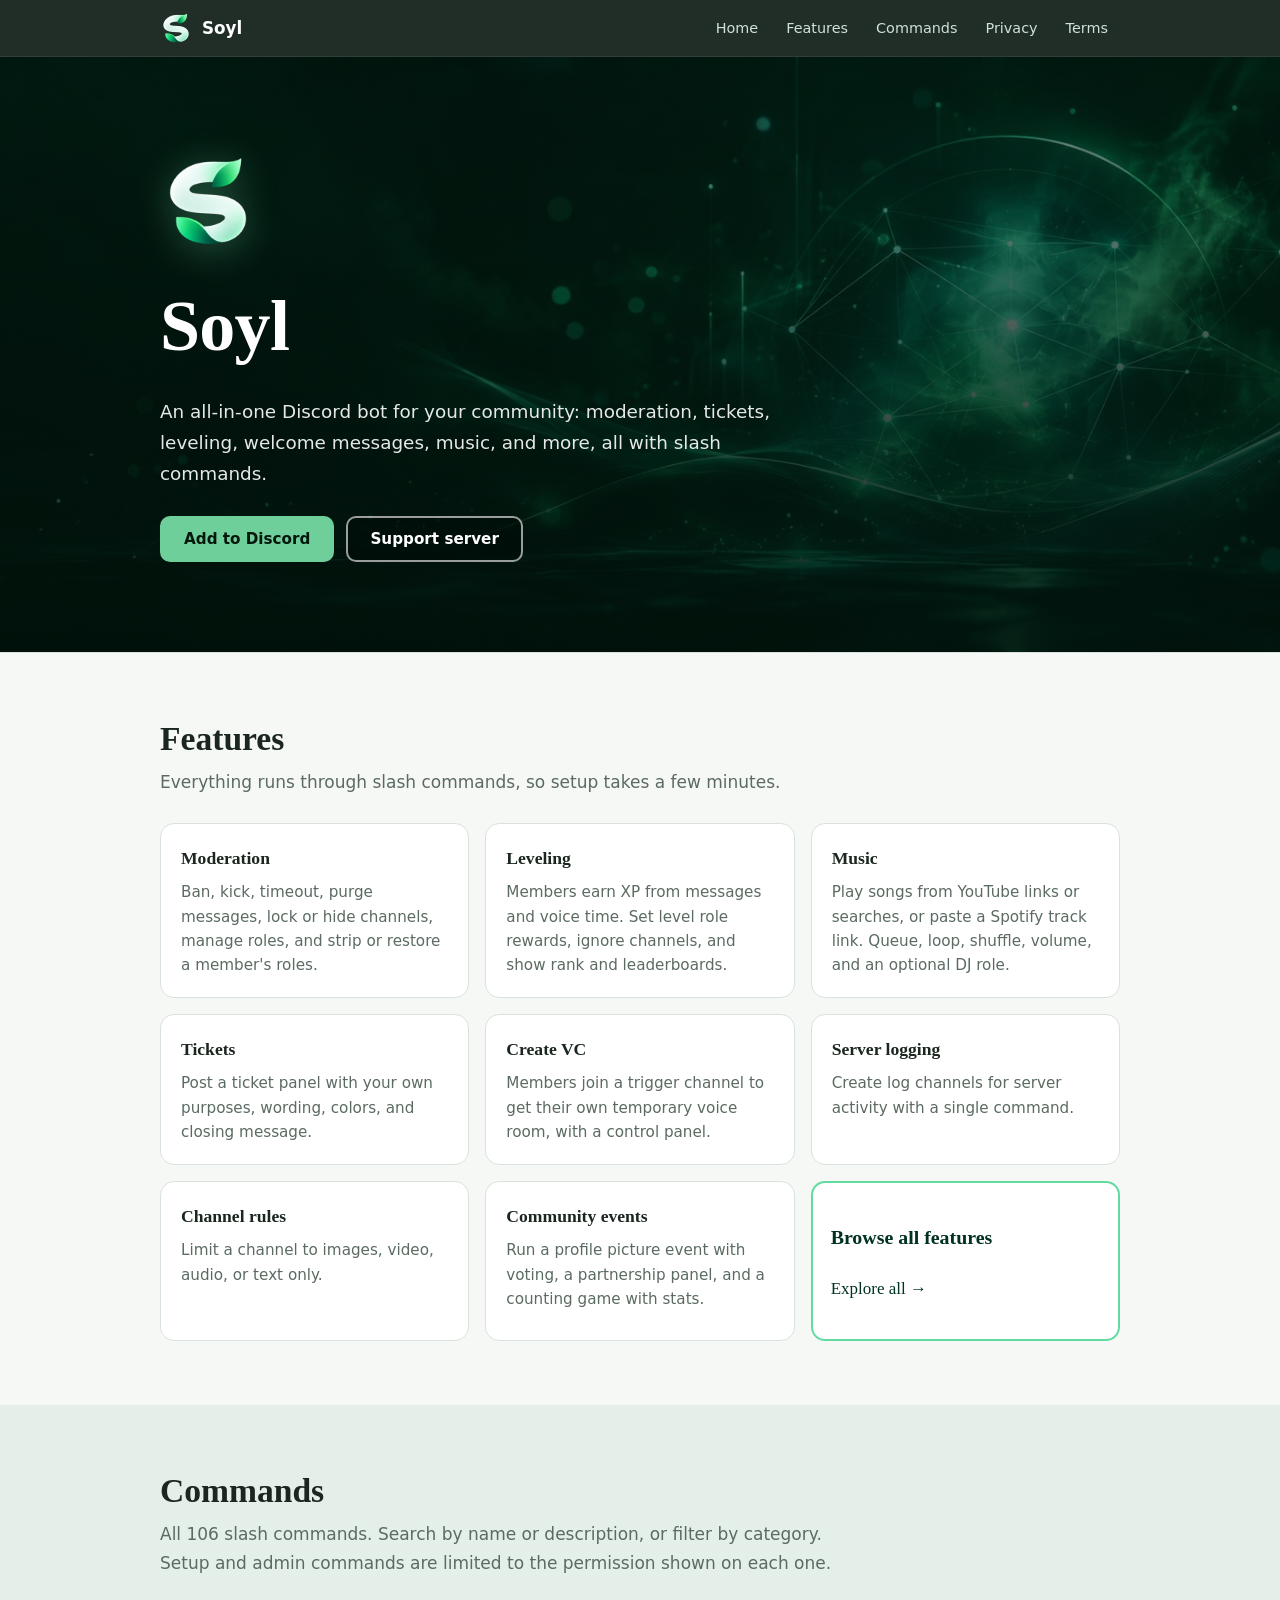
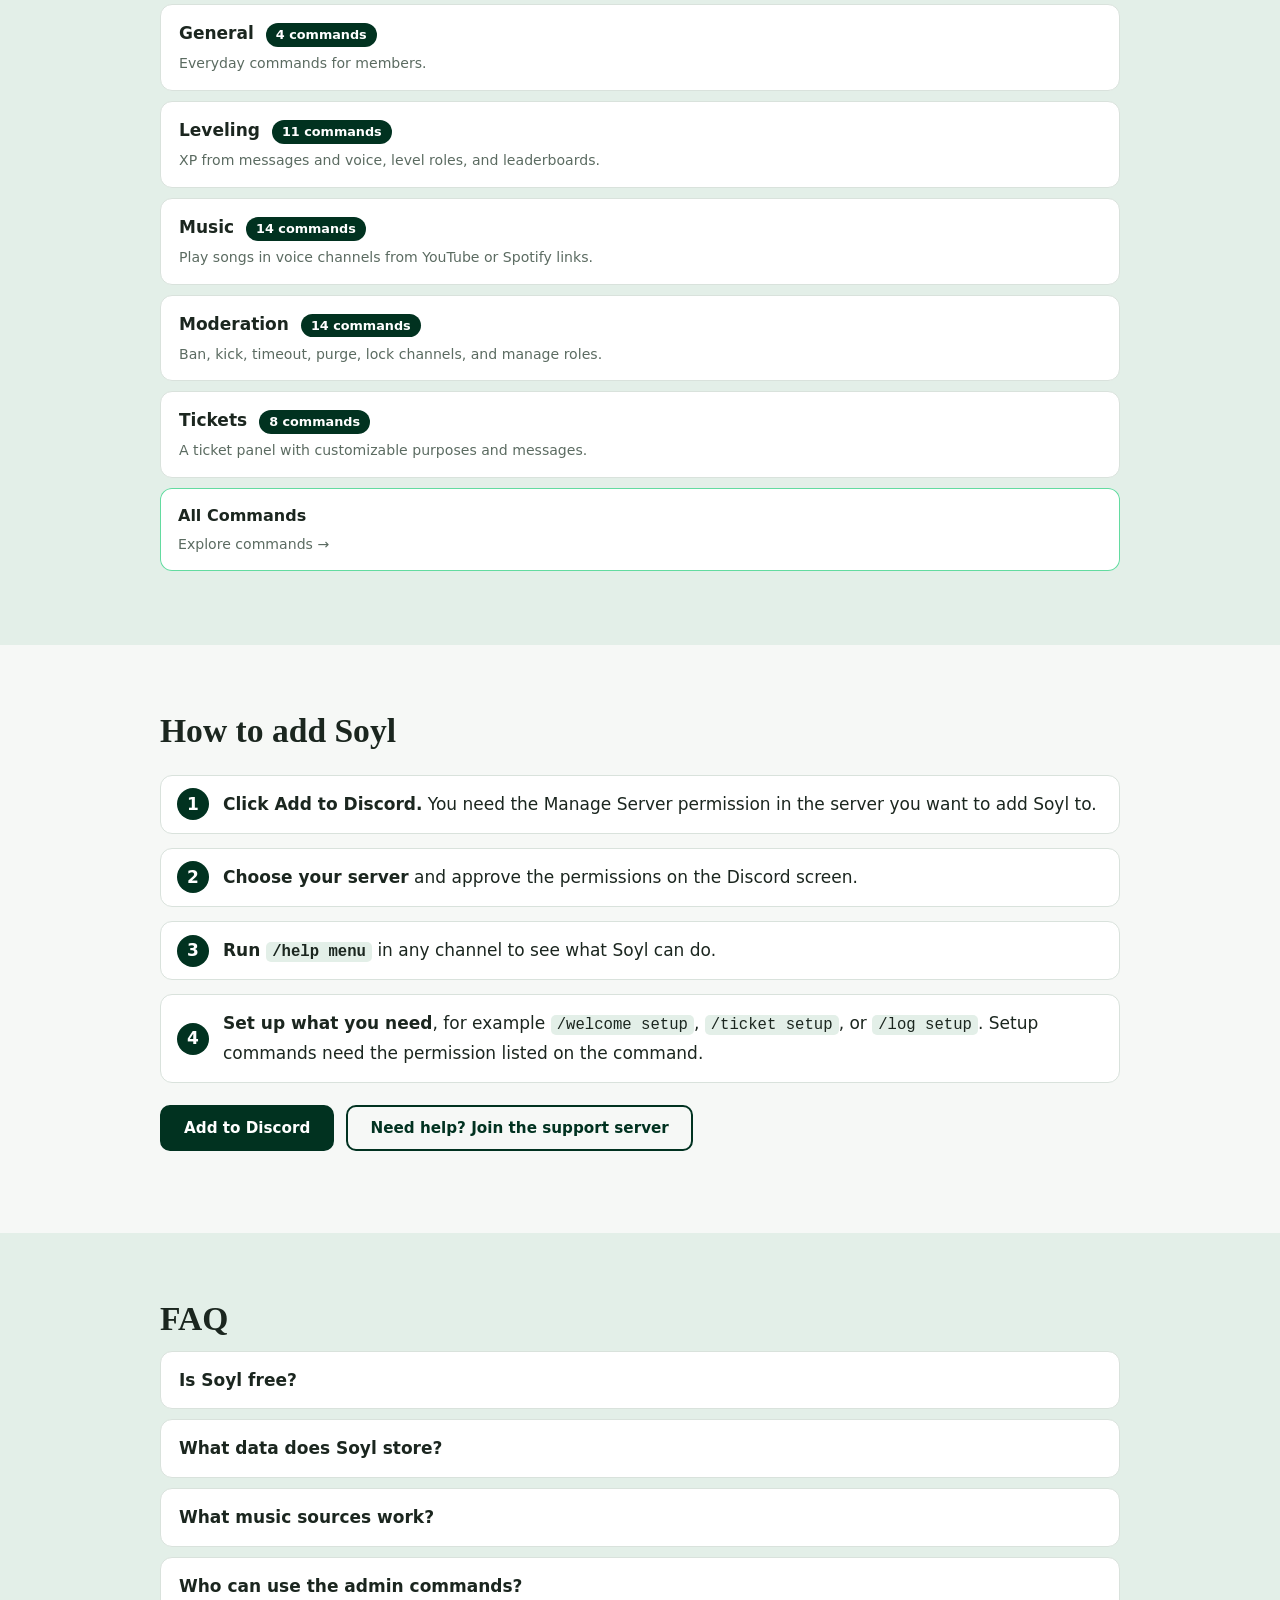
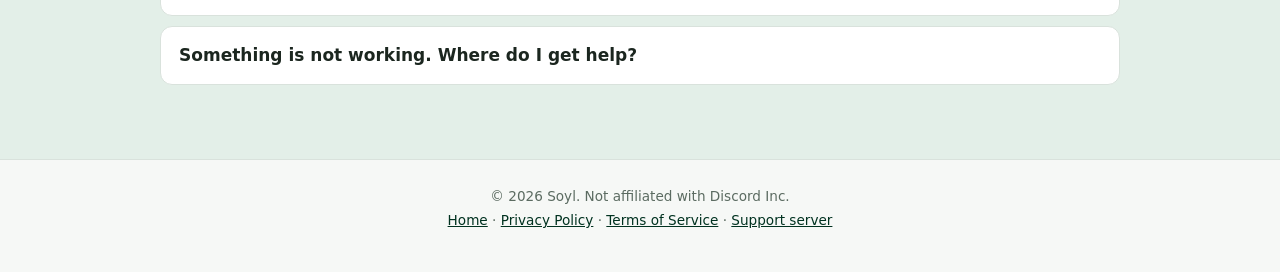
<file: index.html>
<!DOCTYPE html>
<html lang="en">
<head>
<meta charset="UTF-8">
<meta name="viewport" content="width=device-width, initial-scale=1">
<title>Soyl - All-in-one Discord bot</title>
<meta name="description" content="Soyl is an all-in-one Discord bot with moderation, tickets, leveling, welcome messages, music, and more.">
<link rel="icon" type="image/png" href="soyl_icon.png">
<link rel="apple-touch-icon" href="soyl_icon.png">
<link rel="stylesheet" href="style.css">
</head>
<body>
<nav class="site-nav" aria-label="Main">
  <div class="site-nav-in">
    <a class="brand" href="index.html"><img src="soyl_icon.png" alt="" width="32" height="32" onerror="this.style.display='none'"><span>Soyl</span></a>
    <div class="links">
      <a href="index.html">Home</a>
      <a href="features.html">Features</a>
      <a href="commands.html">Commands</a>
      <a href="privacy.html">Privacy</a>
      <a href="Soyl_ToS.html">Terms</a>
    </div>
  </div>
</nav>
<header class="top home">
  <div class="inner">
    <img class="logo" src="soyl_icon.png" alt="Soyl logo" width="96" height="96" onerror="this.style.display='none'">
    <h1>Soyl</h1>
    <p>An all-in-one Discord bot for your community: moderation, tickets, leveling, welcome messages, music, and more, all with slash commands.</p>
    <div class="actions">
      <a class="btn" href="https://discord.com/oauth2/authorize?client_id=1551622113327059024&amp;permissions=8&amp;integration_type=0&amp;scope=bot+applications.commands" target="_blank" rel="noopener">Add to Discord</a>
      <a class="btn alt" href="https://discord.gg/mGrPCFavxX" target="_blank" rel="noopener">Support server</a>
    </div>
  </div>
</header>
<main class="home">
  <section class="block" id="features"><div class="container">
    <h2>Features</h2>
    <p class="lead">Everything runs through slash commands, so setup takes a few minutes.</p>
    <div class="grid"><div class="card"><h3>Moderation</h3><p>Ban, kick, timeout, purge messages, lock or hide channels, manage roles, and strip or restore a member&#x27;s roles.</p></div><div class="card"><h3>Leveling</h3><p>Members earn XP from messages and voice time. Set level role rewards, ignore channels, and show rank and leaderboards.</p></div><div class="card"><h3>Music</h3><p>Play songs from YouTube links or searches, or paste a Spotify track link. Queue, loop, shuffle, volume, and an optional DJ role.</p></div><div class="card"><h3>Tickets</h3><p>Post a ticket panel with your own purposes, wording, colors, and closing message.</p></div><div class="card"><h3>Create VC</h3><p>Members join a trigger channel to get their own temporary voice room, with a control panel.</p></div><div class="card"><h3>Server logging</h3><p>Create log channels for server activity with a single command.</p></div><div class="card"><h3>Channel rules</h3><p>Limit a channel to images, video, audio, or text only.</p></div><div class="card"><h3>Community events</h3><p>Run a profile picture event with voting, a partnership panel, and a counting game with stats.</p></div>
    <a class="features-card" href="features.html"><h3>Browse all features</h3><p>Explore all →</p></a>
  </div>
  </div></section>

  <section class="block alt" id="commands"><div class="container">
    <h2>Commands</h2>
    <p class="lead">All 106 slash commands. Search by name or description, or filter by category. Setup and admin commands are limited to the permission shown on each one.</p>
    <details class="cat" data-cat="general"><summary><span class="ct">General</span><span class="cn">4 commands</span><span class="cb">Everyday commands for members.</span></summary><div class="cmd" data-s="/afk set yourself as afk. reason"><div class="cmd-head"><code class="name">/afk</code><span class="badge open">Everyone</span></div><p>Set yourself as AFK.</p><ul class="opts"><li><code>reason</code> <em>(optional)</em> &ndash; Why are you AFK?</li></ul></div><div class="cmd" data-s="/help menu show the help menu "><div class="cmd-head"><code class="name">/help menu</code><span class="badge open">Everyone</span></div><p>Show the help menu</p></div><div class="cmd" data-s="/leaderboard show the server&#x27;s xp leaderboard. page"><div class="cmd-head"><code class="name">/leaderboard</code><span class="badge open">Everyone</span></div><p>Show the server&#x27;s XP leaderboard.</p><ul class="opts"><li><code>page</code> <em>(optional)</em> &ndash; Page number (10 members per page).</li></ul></div><div class="cmd" data-s="/rank show a member&#x27;s level, xp, and rank. user"><div class="cmd-head"><code class="name">/rank</code><span class="badge open">Everyone</span></div><p>Show a member&#x27;s level, XP, and rank.</p><ul class="opts"><li><code>user</code> <em>(optional)</em> &ndash; The member to look up (defaults to you).</li></ul></div></details>
<details class="cat" data-cat="level"><summary><span class="ct">Leveling</span><span class="cn">11 commands</span><span class="cb">XP from messages and voice, level roles, and leaderboards.</span></summary><div class="cmd" data-s="/level addxp add (or remove, with a negative number) xp from a member. user amount"><div class="cmd-head"><code class="name">/level addxp</code><span class="badge">Manage Server</span></div><p>Add (or remove, with a negative number) XP from a member.</p><ul class="opts"><li><code>user</code></li><li><code>amount</code></li></ul></div><div class="cmd" data-s="/level config configure the leveling system. xp_min xp_max cooldown voice_xp channel message"><div class="cmd-head"><code class="name">/level config</code><span class="badge">Manage Server</span></div><p>Configure the leveling system.</p><ul class="opts"><li><code>xp_min</code> <em>(optional)</em> &ndash; Minimum XP per eligible message.</li><li><code>xp_max</code> <em>(optional)</em> &ndash; Maximum XP per eligible message.</li><li><code>cooldown</code> <em>(optional)</em> &ndash; Seconds between XP-eligible messages per member.</li><li><code>voice_xp</code> <em>(optional)</em> &ndash; XP granted per minute spent actively in a voice channel.</li><li><code>channel</code> <em>(optional)</em> &ndash; Channel where level-up announcements are sent.</li><li><code>message</code> <em>(optional)</em> &ndash; Level-up announcement text. Supports {usermention}, {username}, {level}, {guildname}.</li></ul></div><div class="cmd" data-s="/level ignore_channel stop a channel&#x27;s messages from granting xp. channel"><div class="cmd-head"><code class="name">/level ignore_channel</code><span class="badge">Manage Server</span></div><p>Stop a channel&#x27;s messages from granting XP.</p><ul class="opts"><li><code>channel</code></li></ul></div><div class="cmd" data-s="/level reset reset a member&#x27;s xp and level. user"><div class="cmd-head"><code class="name">/level reset</code><span class="badge">Manage Server</span></div><p>Reset a member&#x27;s XP and level.</p><ul class="opts"><li><code>user</code></li></ul></div><div class="cmd" data-s="/level resetall reset the entire leveling leaderboard for this server. confirm"><div class="cmd-head"><code class="name">/level resetall</code><span class="badge">Manage Server</span></div><p>Reset the ENTIRE leveling leaderboard for this server.</p><ul class="opts"><li><code>confirm</code> <em>(optional)</em> &ndash; Set to true to confirm this irreversible action.</li></ul></div><div class="cmd" data-s="/level role_add grant a role automatically when a member reaches a level. level role"><div class="cmd-head"><code class="name">/level role_add</code><span class="badge">Manage Server</span></div><p>Grant a role automatically when a member reaches a level.</p><ul class="opts"><li><code>level</code> &ndash; The level required.</li><li><code>role</code> &ndash; The role to grant.</li></ul></div><div class="cmd" data-s="/level role_list list all level role rewards. "><div class="cmd-head"><code class="name">/level role_list</code><span class="badge open">Everyone</span></div><p>List all level role rewards.</p></div><div class="cmd" data-s="/level role_remove remove a level role reward. level"><div class="cmd-head"><code class="name">/level role_remove</code><span class="badge">Manage Server</span></div><p>Remove a level role reward.</p><ul class="opts"><li><code>level</code> &ndash; The level to remove the reward from.</li></ul></div><div class="cmd" data-s="/level set manually set a member&#x27;s level. user level"><div class="cmd-head"><code class="name">/level set</code><span class="badge">Manage Server</span></div><p>Manually set a member&#x27;s level.</p><ul class="opts"><li><code>user</code></li><li><code>level</code></li></ul></div><div class="cmd" data-s="/level toggle enable or disable the leveling system. "><div class="cmd-head"><code class="name">/level toggle</code><span class="badge">Manage Server</span></div><p>Enable or disable the leveling system.</p></div><div class="cmd" data-s="/level unignore_channel allow a channel&#x27;s messages to grant xp again. channel"><div class="cmd-head"><code class="name">/level unignore_channel</code><span class="badge">Manage Server</span></div><p>Allow a channel&#x27;s messages to grant XP again.</p><ul class="opts"><li><code>channel</code></li></ul></div></details>
<details class="cat" data-cat="music"><summary><span class="ct">Music</span><span class="cn">14 commands</span><span class="cb">Play songs in voice channels from YouTube or Spotify links.</span></summary><div class="cmd" data-s="/music dj_role require a specific role to control the music player. role"><div class="cmd-head"><code class="name">/music dj_role</code><span class="badge">Manage Server</span></div><p>Require a specific role to control the music player.</p><ul class="opts"><li><code>role</code> <em>(optional)</em> &ndash; The DJ role. Omit to remove the requirement.</li></ul></div><div class="cmd" data-s="/music join join your voice channel. "><div class="cmd-head"><code class="name">/music join</code><span class="badge open">Everyone</span></div><p>Join your voice channel.</p></div><div class="cmd" data-s="/music leave leave the voice channel and clear the queue. "><div class="cmd-head"><code class="name">/music leave</code><span class="badge open">Everyone</span></div><p>Leave the voice channel and clear the queue.</p></div><div class="cmd" data-s="/music loop set the loop mode. mode"><div class="cmd-head"><code class="name">/music loop</code><span class="badge open">Everyone</span></div><p>Set the loop mode.</p><ul class="opts"><li><code>mode</code> &ndash; Loop mode.</li></ul></div><div class="cmd" data-s="/music nowplaying show the currently playing song. "><div class="cmd-head"><code class="name">/music nowplaying</code><span class="badge open">Everyone</span></div><p>Show the currently playing song.</p></div><div class="cmd" data-s="/music pause pause playback. "><div class="cmd-head"><code class="name">/music pause</code><span class="badge open">Everyone</span></div><p>Pause playback.</p></div><div class="cmd" data-s="/music play play a song from youtube or spotify. query"><div class="cmd-head"><code class="name">/music play</code><span class="badge open">Everyone</span></div><p>Play a song from YouTube or Spotify.</p><ul class="opts"><li><code>query</code> &ndash; A YouTube link/search, or a Spotify track link.</li></ul></div><div class="cmd" data-s="/music queue show the current song queue. page"><div class="cmd-head"><code class="name">/music queue</code><span class="badge open">Everyone</span></div><p>Show the current song queue.</p><ul class="opts"><li><code>page</code> <em>(optional)</em> &ndash; Page number.</li></ul></div><div class="cmd" data-s="/music remove remove a song from the queue by its position. position"><div class="cmd-head"><code class="name">/music remove</code><span class="badge open">Everyone</span></div><p>Remove a song from the queue by its position.</p><ul class="opts"><li><code>position</code> &ndash; Position shown in /music queue.</li></ul></div><div class="cmd" data-s="/music resume resume playback. "><div class="cmd-head"><code class="name">/music resume</code><span class="badge open">Everyone</span></div><p>Resume playback.</p></div><div class="cmd" data-s="/music shuffle shuffle the queue. "><div class="cmd-head"><code class="name">/music shuffle</code><span class="badge open">Everyone</span></div><p>Shuffle the queue.</p></div><div class="cmd" data-s="/music skip skip the current song. "><div class="cmd-head"><code class="name">/music skip</code><span class="badge open">Everyone</span></div><p>Skip the current song.</p></div><div class="cmd" data-s="/music stop stop playback, clear the queue, and disconnect. "><div class="cmd-head"><code class="name">/music stop</code><span class="badge open">Everyone</span></div><p>Stop playback, clear the queue, and disconnect.</p></div><div class="cmd" data-s="/music volume set playback volume (0-150). level"><div class="cmd-head"><code class="name">/music volume</code><span class="badge open">Everyone</span></div><p>Set playback volume (0-150).</p><ul class="opts"><li><code>level</code> &ndash; Volume percentage, 0-150.</li></ul></div></details>
<details class="cat" data-cat="moderation"><summary><span class="ct">Moderation</span><span class="cn">14 commands</span><span class="cb">Ban, kick, timeout, purge, lock channels, and manage roles.</span></summary><div class="cmd" data-s="/moderation ban ban a member from the server. member reason delete_days"><div class="cmd-head"><code class="name">/moderation ban</code><span class="badge">Ban Members</span></div><p>Ban a member from the server.</p><ul class="opts"><li><code>member</code> &ndash; The member to ban.</li><li><code>reason</code> <em>(optional)</em> &ndash; Reason for the ban.</li><li><code>delete_days</code> <em>(optional)</em> &ndash; Days of the member&#x27;s messages to delete (0-7).</li></ul></div><div class="cmd" data-s="/moderation hide hide a channel from regular members. channel"><div class="cmd-head"><code class="name">/moderation hide</code><span class="badge">Manage Channels</span></div><p>Hide a channel from regular members.</p><ul class="opts"><li><code>channel</code> <em>(optional)</em> &ndash; The channel to hide. Leave empty to hide this channel.</li></ul></div><div class="cmd" data-s="/moderation kick kick a member from the server. member reason"><div class="cmd-head"><code class="name">/moderation kick</code><span class="badge">Kick Members</span></div><p>Kick a member from the server.</p><ul class="opts"><li><code>member</code> &ndash; The member to kick.</li><li><code>reason</code> <em>(optional)</em> &ndash; Reason for the kick.</li></ul></div><div class="cmd" data-s="/moderation lock lock a channel so regular members cannot send messages. channel"><div class="cmd-head"><code class="name">/moderation lock</code><span class="badge">Manage Channels</span></div><p>Lock a channel so regular members cannot send messages.</p><ul class="opts"><li><code>channel</code> <em>(optional)</em> &ndash; The channel to lock. Leave empty to lock this channel.</li></ul></div><div class="cmd" data-s="/moderation mute timeout a member. member duration reason"><div class="cmd-head"><code class="name">/moderation mute</code><span class="badge">Timeout Members</span></div><p>Timeout a member.</p><ul class="opts"><li><code>member</code> &ndash; The member to timeout.</li><li><code>duration</code> &ndash; Duration such as 10m, 2h, or 1d.</li><li><code>reason</code> <em>(optional)</em> &ndash; Reason for the timeout.</li></ul></div><div class="cmd" data-s="/moderation purge delete a number of recent messages. amount"><div class="cmd-head"><code class="name">/moderation purge</code><span class="badge">Manage Messages</span></div><p>Delete a number of recent messages.</p><ul class="opts"><li><code>amount</code> &ndash; Number of messages to delete (1-100).</li></ul></div><div class="cmd" data-s="/moderation role add give a role to a member. member role"><div class="cmd-head"><code class="name">/moderation role add</code><span class="badge">Manage Roles</span></div><p>Give a role to a member.</p><ul class="opts"><li><code>member</code> &ndash; The member who will receive the role.</li><li><code>role</code> &ndash; The role to give.</li></ul></div><div class="cmd" data-s="/moderation role remove remove a role from a member. member role"><div class="cmd-head"><code class="name">/moderation role remove</code><span class="badge">Manage Roles</span></div><p>Remove a role from a member.</p><ul class="opts"><li><code>member</code> &ndash; The member who will lose the role.</li><li><code>role</code> &ndash; The role to remove.</li></ul></div><div class="cmd" data-s="/moderation strip remove all manageable roles from a member. member"><div class="cmd-head"><code class="name">/moderation strip</code><span class="badge">Manage Roles</span></div><p>Remove all manageable roles from a member.</p><ul class="opts"><li><code>member</code> &ndash; The member whose roles will be removed.</li></ul></div><div class="cmd" data-s="/moderation unban unban a user. user_id reason"><div class="cmd-head"><code class="name">/moderation unban</code><span class="badge">Ban Members</span></div><p>Unban a user.</p><ul class="opts"><li><code>user_id</code> &ndash; The ID of the banned user.</li><li><code>reason</code> <em>(optional)</em> &ndash; Reason for the unban.</li></ul></div><div class="cmd" data-s="/moderation unhide unhide a channel from regular members. channel"><div class="cmd-head"><code class="name">/moderation unhide</code><span class="badge">Manage Channels</span></div><p>Unhide a channel from regular members.</p><ul class="opts"><li><code>channel</code> <em>(optional)</em> &ndash; The channel to unhide. Leave empty to unhide this channel.</li></ul></div><div class="cmd" data-s="/moderation unlock unlock a channel so regular members can send messages. channel"><div class="cmd-head"><code class="name">/moderation unlock</code><span class="badge">Manage Channels</span></div><p>Unlock a channel so regular members can send messages.</p><ul class="opts"><li><code>channel</code> <em>(optional)</em> &ndash; The channel to unlock. Leave empty to unlock this channel.</li></ul></div><div class="cmd" data-s="/moderation unmute remove a member&#x27;s timeout. member reason"><div class="cmd-head"><code class="name">/moderation unmute</code><span class="badge">Timeout Members</span></div><p>Remove a member&#x27;s timeout.</p><ul class="opts"><li><code>member</code> &ndash; The member to unmute.</li><li><code>reason</code> <em>(optional)</em> &ndash; Reason for removing the timeout.</li></ul></div><div class="cmd" data-s="/moderation unstrip restore roles previously removed with /moderation strip. member"><div class="cmd-head"><code class="name">/moderation unstrip</code><span class="badge">Manage Roles</span></div><p>Restore roles previously removed with /moderation strip.</p><ul class="opts"><li><code>member</code> &ndash; The member whose saved roles should be restored.</li></ul></div></details>
<details class="cat" data-cat="ticket"><summary><span class="ct">Tickets</span><span class="cn">8 commands</span><span class="cb">A ticket panel with customizable purposes and messages.</span></summary><div class="cmd" data-s="/ticket close_config customize the ticket closing message. title description color footer"><div class="cmd-head"><code class="name">/ticket close_config</code><span class="badge">Administrator</span></div><p>Customize the ticket closing message.</p><ul class="opts"><li><code>title</code> <em>(optional)</em> &ndash; Closing embed title.</li><li><code>description</code> <em>(optional)</em> &ndash; Closing embed description.</li><li><code>color</code> <em>(optional)</em> &ndash; Hex color such as #ED4245.</li><li><code>footer</code> <em>(optional)</em> &ndash; Closing embed footer.</li></ul></div><div class="cmd" data-s="/ticket panel post or repost the ticket panel. "><div class="cmd-head"><code class="name">/ticket panel</code><span class="badge">Administrator</span></div><p>Post or repost the ticket panel.</p></div><div class="cmd" data-s="/ticket panel_edit customize the ticket panel. title description color footer image thumbnail button_text button_emoji button_style"><div class="cmd-head"><code class="name">/ticket panel_edit</code><span class="badge">Administrator</span></div><p>Customize the ticket panel.</p><ul class="opts"><li><code>title</code> <em>(optional)</em> &ndash; Panel title.</li><li><code>description</code> <em>(optional)</em> &ndash; Panel description.</li><li><code>color</code> <em>(optional)</em> &ndash; Hex color such as #5865F2.</li><li><code>footer</code> <em>(optional)</em> &ndash; Panel footer.</li><li><code>image</code> <em>(optional)</em> &ndash; Panel image URL.</li><li><code>thumbnail</code> <em>(optional)</em> &ndash; Panel thumbnail URL.</li><li><code>button_text</code> <em>(optional)</em> &ndash; Create-ticket button text.</li><li><code>button_emoji</code> <em>(optional)</em> &ndash; Create-ticket button emoji.</li><li><code>button_style</code> <em>(optional)</em> &ndash; primary, secondary, success, or danger.</li></ul></div><div class="cmd" data-s="/ticket purpose_add add a ticket purpose. name purpose_id description emoji"><div class="cmd-head"><code class="name">/ticket purpose_add</code><span class="badge">Administrator</span></div><p>Add a ticket purpose.</p><ul class="opts"><li><code>name</code> &ndash; Purpose name.</li><li><code>purpose_id</code> &ndash; Unique ID using letters, numbers, _ or -.</li><li><code>description</code> &ndash; Short description shown in the dropdown.</li><li><code>emoji</code> <em>(optional)</em> &ndash; Emoji shown beside the purpose.</li></ul></div><div class="cmd" data-s="/ticket purpose_list list all ticket purposes. "><div class="cmd-head"><code class="name">/ticket purpose_list</code><span class="badge">Administrator</span></div><p>List all ticket purposes.</p></div><div class="cmd" data-s="/ticket purpose_remove remove a ticket purpose. purpose_id"><div class="cmd-head"><code class="name">/ticket purpose_remove</code><span class="badge">Administrator</span></div><p>Remove a ticket purpose.</p><ul class="opts"><li><code>purpose_id</code> &ndash; The purpose ID to remove.</li></ul></div><div class="cmd" data-s="/ticket setup configure the ticket category and panel channel. category panel_channel"><div class="cmd-head"><code class="name">/ticket setup</code><span class="badge">Administrator</span></div><p>Configure the ticket category and panel channel.</p><ul class="opts"><li><code>category</code> &ndash; Category where ticket channels will be created.</li><li><code>panel_channel</code> &ndash; Channel where the ticket panel will be posted.</li></ul></div><div class="cmd" data-s="/ticket status show ticket system configuration. "><div class="cmd-head"><code class="name">/ticket status</code><span class="badge">Administrator</span></div><p>Show ticket system configuration.</p></div></details>
<a href="commands.html" class="cat-link">
    
    <span class="cat-link-title">All Commands</span>
     <span class="cat-link-desc">
    <span class="old-text">Explore commands →</span>
    <span class="new-text">→</span>
  </span>
    
</a>
  </div></section>

  <section class="block" id="add"><div class="container">
    <h2>How to add Soyl</h2>
    <ol class="steps">
      <li><strong>Click Add to Discord.</strong> You need the Manage Server permission in the server you want to add Soyl to.</li>
      <li><strong>Choose your server</strong> and approve the permissions on the Discord screen.</li>
      <li><strong>Run <code>/help menu</code></strong> in any channel to see what Soyl can do.</li>
      <li><strong>Set up what you need</strong>, for example <code>/welcome setup</code>, <code>/ticket setup</code>, or <code>/log setup</code>. Setup commands need the permission listed on the command.</li>
    </ol>
    <div class="actions">
      <a class="btn" href="https://discord.com/oauth2/authorize?client_id=1551622113327059024&amp;permissions=8&amp;integration_type=0&amp;scope=bot+applications.commands" target="_blank" rel="noopener">Add to Discord</a>
      <a class="btn alt" href="https://discord.gg/mGrPCFavxX" target="_blank" rel="noopener">Need help? Join the support server</a>
    </div>
  </div></section>

  <section class="block alt" id="faq"><div class="container">
    <h2>FAQ</h2>
    <details class="faq"><summary>Is Soyl free?</summary><p>Yes. See the <a href="Soyl_ToS.html">Terms of Service</a> for details.</p></details>
    <details class="faq"><summary>What data does Soyl store?</summary><p>Only what its features need, such as server settings and leveling data. Read the full <a href="privacy.html">Privacy Policy</a>.</p></details>
    <details class="faq"><summary>What music sources work?</summary><p>You can use YouTube links or searches, or paste a Spotify track link. Soyl reads the song title from Spotify and plays the audio from YouTube.</p></details>
    <details class="faq"><summary>Who can use the admin commands?</summary><p>Each command shows the permission it needs, such as Administrator, Manage Server, or Ban Members. Discord also lets server owners change who can use each command in Server Settings, under Integrations.</p></details>
    <details class="faq"><summary>Something is not working. Where do I get help?</summary><p>Join the <a href="https://discord.gg/mGrPCFavxX" target="_blank" rel="noopener">support server</a>.</p></details>
  </div></section>
</main>
<footer>
  &copy; 2026 Soyl. Not affiliated with Discord Inc.<br>
  <a href="index.html">Home</a> &middot; <a href="privacy.html">Privacy Policy</a> &middot; <a href="Soyl_ToS.html">Terms of Service</a> &middot; <a href="https://discord.gg/mGrPCFavxX" target="_blank" rel="noopener">Support server</a>
</footer>
<script>
(function () {
  var q = document.getElementById('q'), empty = document.getElementById('empty');
  var cats = [].slice.call(document.querySelectorAll('details.cat'));
  var chips = [].slice.call(document.querySelectorAll('.chip'));
  var filter = 'all';
  function run() {
    var t = q.value.trim().toLowerCase(), any = false;
    cats.forEach(function (c) {
      var inCat = filter === 'all' || c.dataset.cat === filter, shown = 0;
      [].forEach.call(c.querySelectorAll('.cmd'), function (m) {
        var ok = inCat && (!t || m.dataset.s.indexOf(t) !== -1);
        m.hidden = !ok; if (ok) shown++;
      });
      c.hidden = shown === 0; if (shown) any = true;
      if (t || filter !== 'all') c.open = shown > 0; else c.open = false;
    });
    empty.hidden = any;
  }
  q.addEventListener('input', run);
  chips.forEach(function (b) { b.addEventListener('click', function () {
    chips.forEach(function (x) { x.classList.remove('on'); }); b.classList.add('on'); filter = b.dataset.f; run();
  }); });
})();
</script>
</body>
</html>
</file>
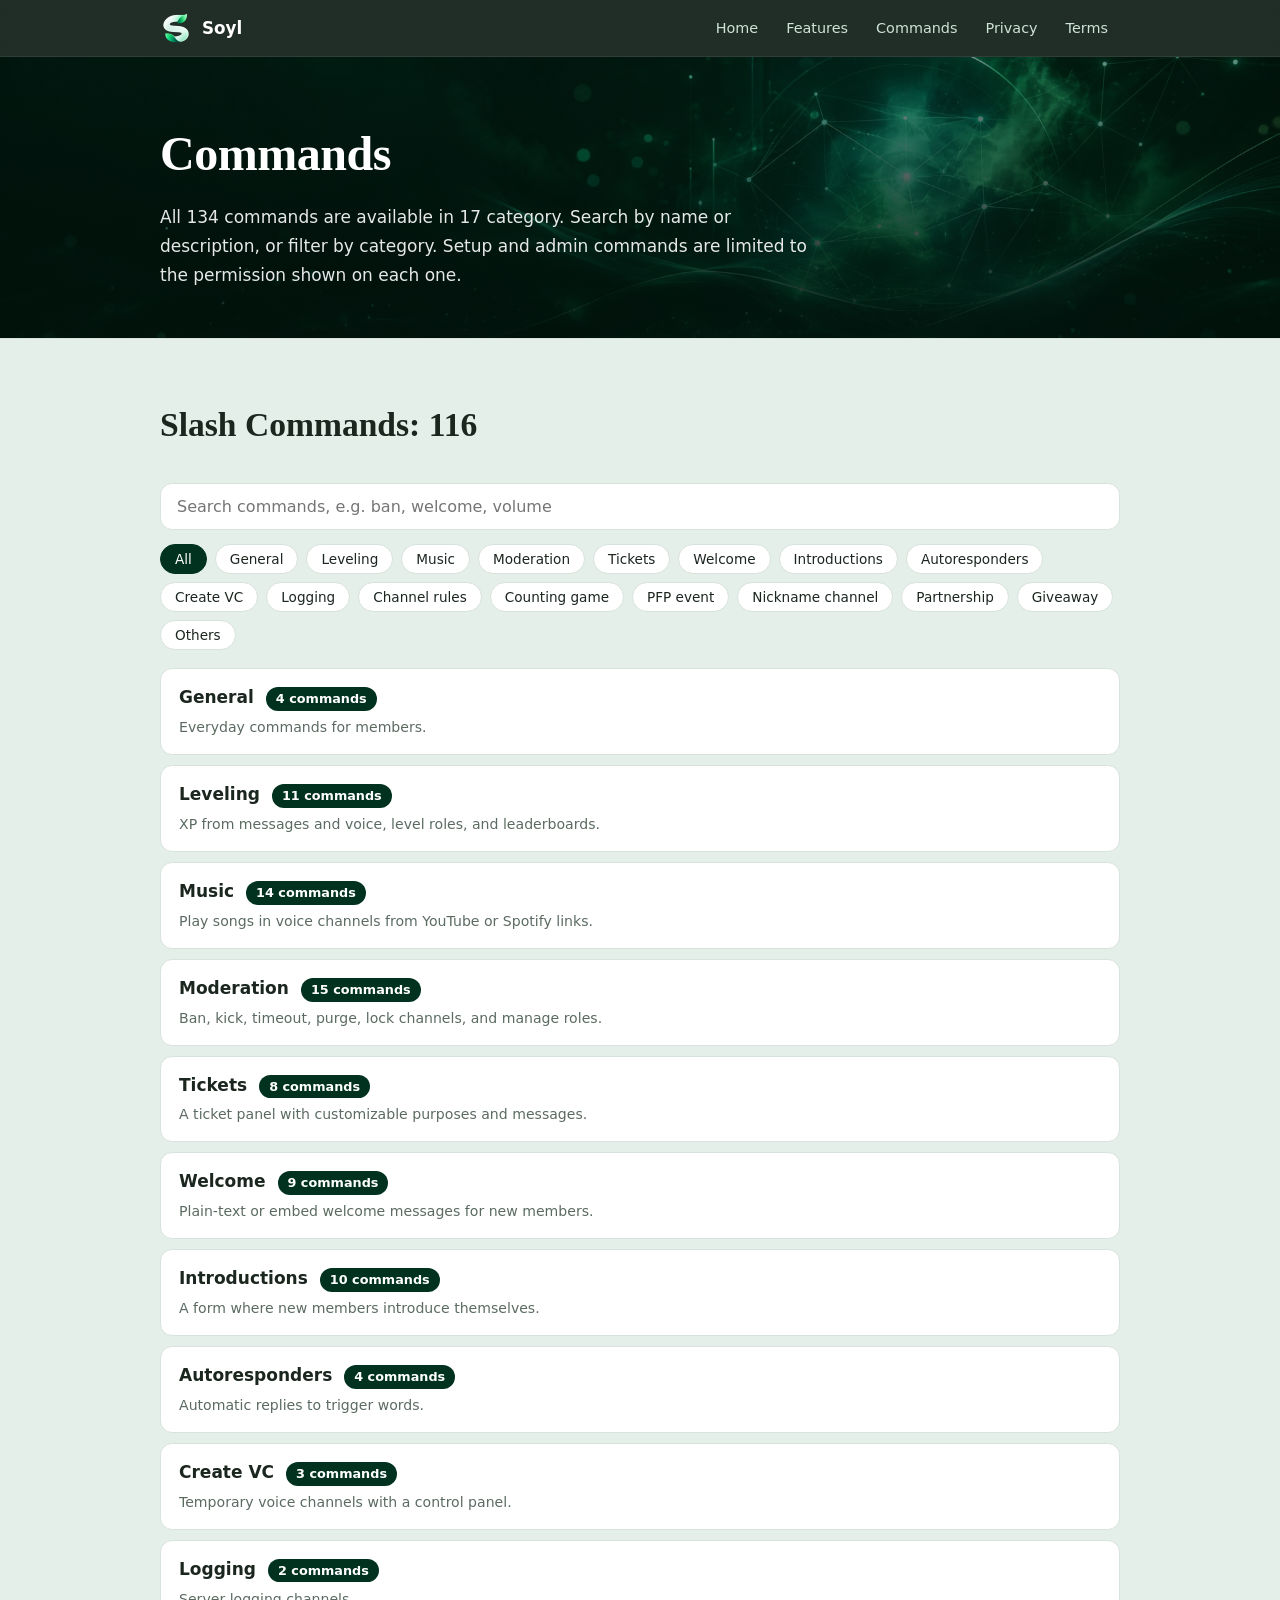
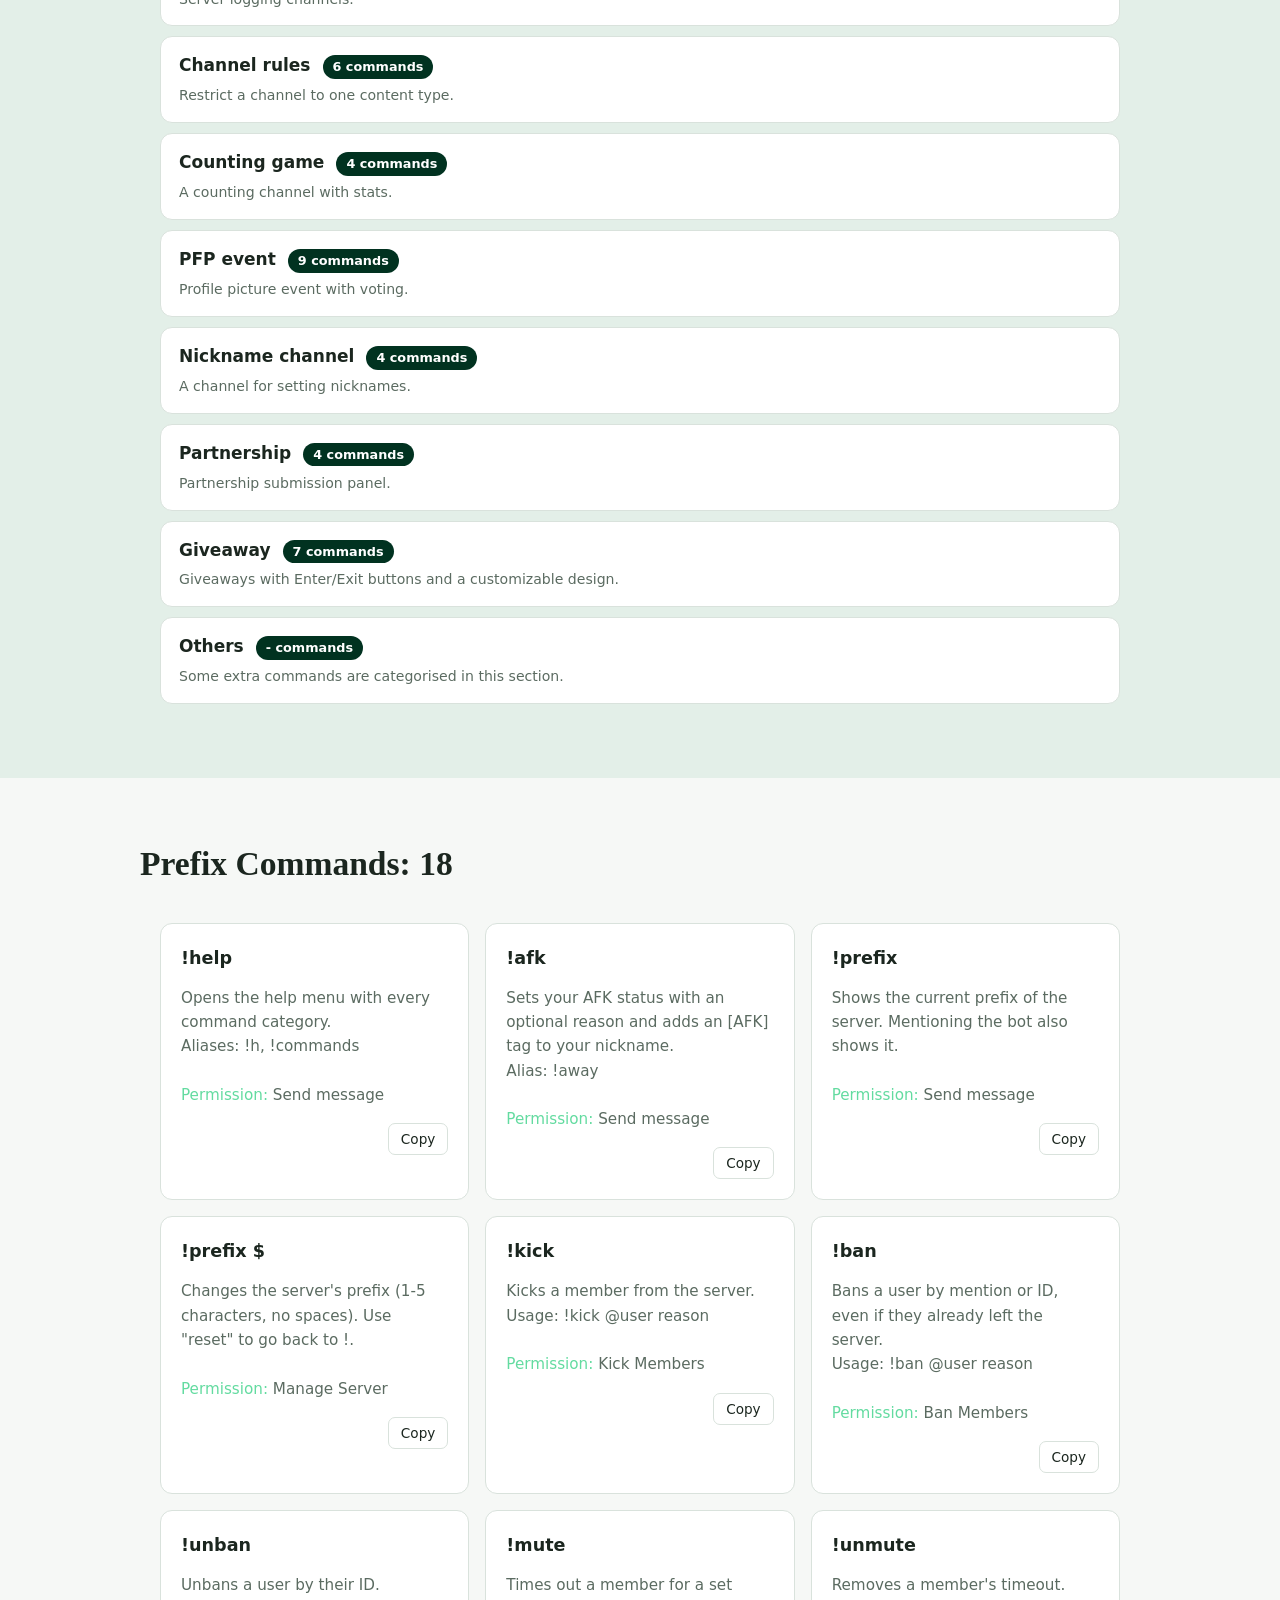
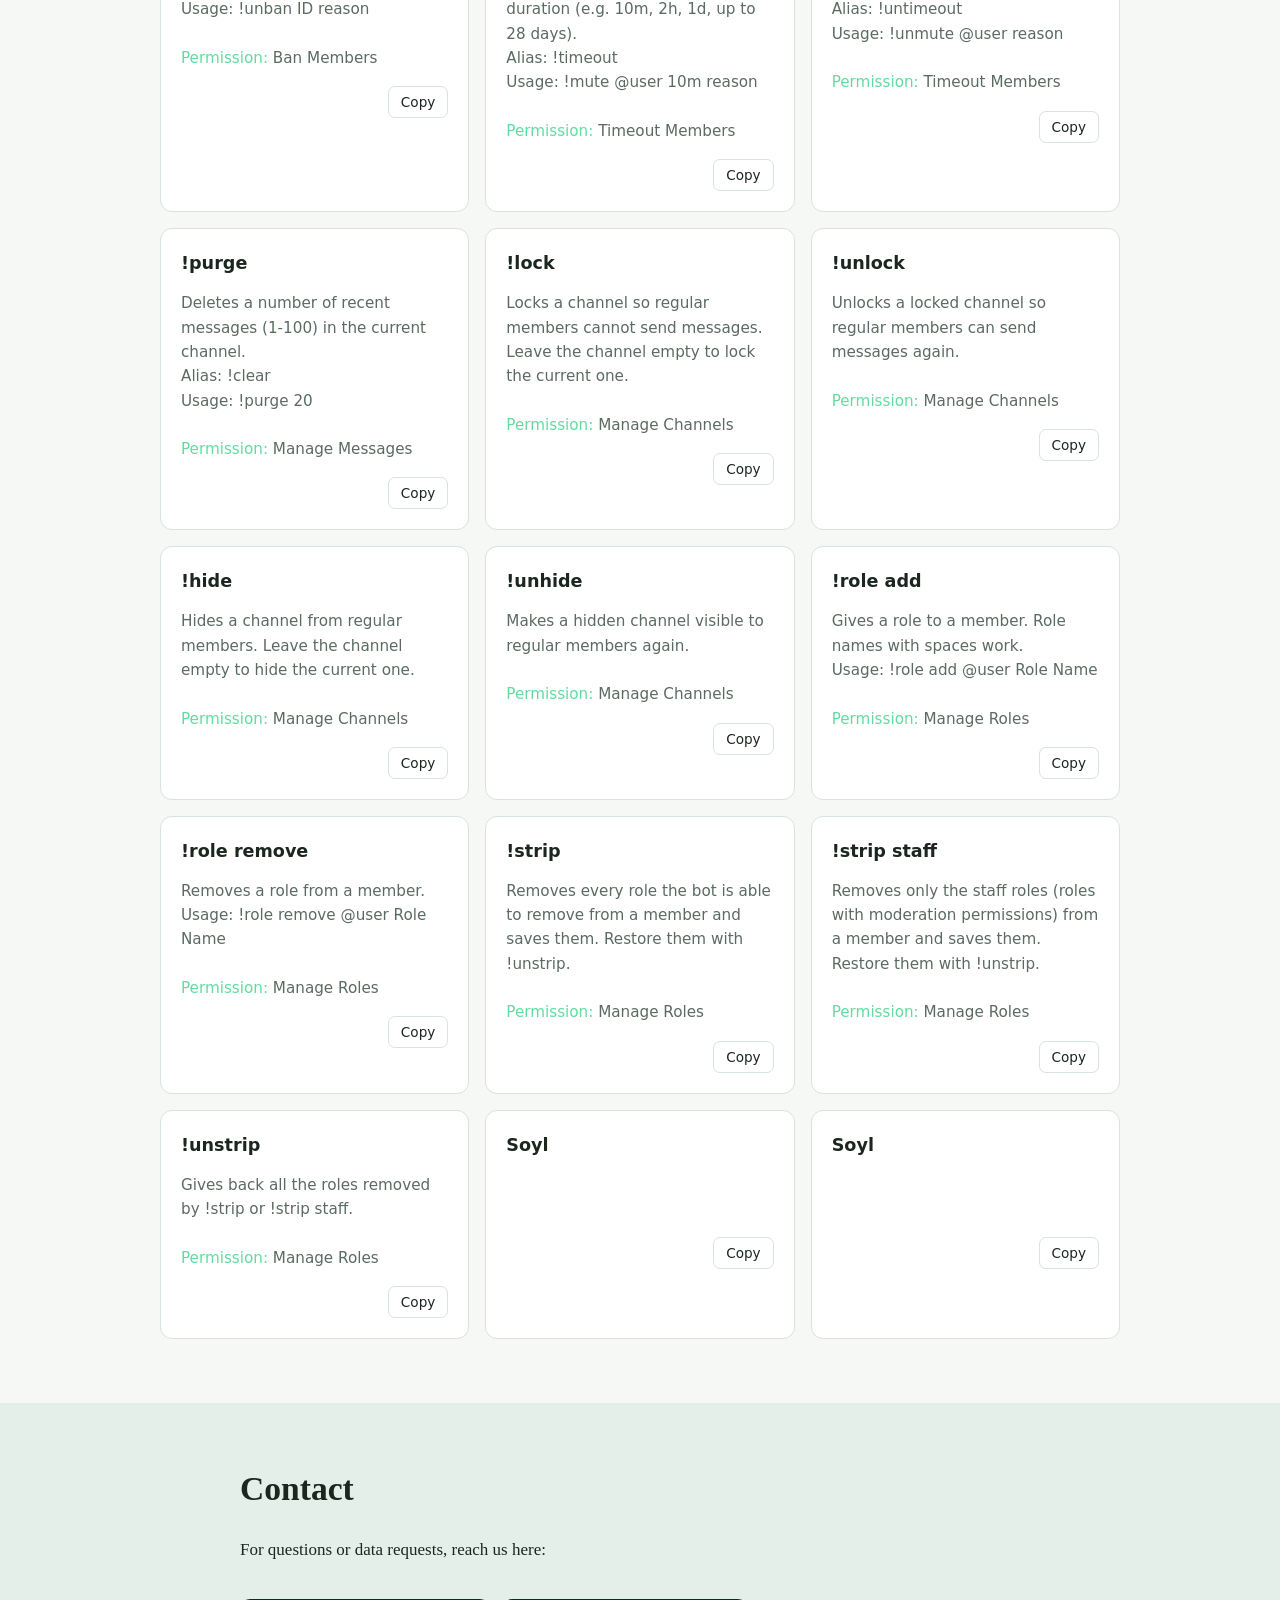
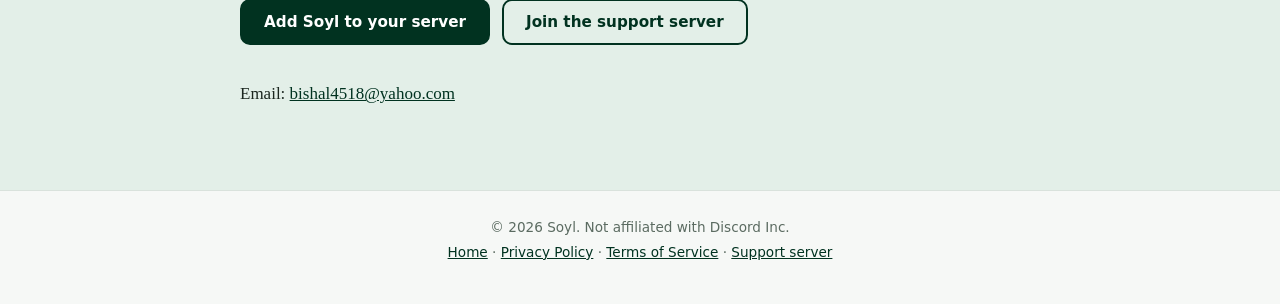
<file: commands.html>
<!DOCTYPE html>
<html lang="en">
<head>
<meta charset="UTF-8">
<meta name="viewport" content="width=device-width, initial-scale=1">
<title>Features - Soyl</title>
<link rel="icon" type="image/png" href="soyl_icon.png">
<link rel="apple-touch-icon" href="soyl_icon.png">
<link rel="stylesheet" href="style.css">
</head>
<body>
<nav class="site-nav" aria-label="Main">
  <div class="site-nav-in">
    <a class="brand" href="index.html"><img src="soyl_icon.png" alt="" width="32" height="32" onerror="this.style.display='none'"><span>Soyl</span></a>
    <div class="links">
      <a href="index.html">Home</a>
      <a href="features.html">Features</a>
      <a href="commands.html">Commands</a>
      <a href="privacy.html">Privacy</a>
      <a href="Soyl_ToS.html">Terms</a>
    </div>
  </div>
</nav>

<header class="top small">
  <div class="inner">
    <h1>Commands</h1>
    <p>All 134 commands are available in 17 category. Search by name or description, or filter by category. Setup and admin commands are limited to the permission shown on each one.</p>
  </div>
</header>


  <section class="block alt" id="commands"><div class="container">
    <h2>Slash Commands: 116</h2><br>
    <input id="q" type="search" placeholder="Search commands, e.g. ban, welcome, volume" aria-label="Search commands">
    <div class="chips" role="group" aria-label="Filter by category"><button class="chip on" data-f="all">All</button><button class="chip" data-f="general">General</button><button class="chip" data-f="level">Leveling</button><button class="chip" data-f="music">Music</button><button class="chip" data-f="moderation">Moderation</button><button class="chip" data-f="ticket">Tickets</button><button class="chip" data-f="welcome">Welcome</button><button class="chip" data-f="introduction">Introductions</button><button class="chip" data-f="autoresponder">Autoresponders</button><button class="chip" data-f="create">Create VC</button><button class="chip" data-f="log">Logging</button><button class="chip" data-f="channel">Channel rules</button><button class="chip" data-f="misc">Counting game</button><button class="chip" data-f="pfp">PFP event</button><button class="chip" data-f="nickname">Nickname channel</button><button class="chip" data-f="partnership">Partnership</button><button class="chip" data-f="giveaway">Giveaway</button><button class="chip" data-f="Others">Others</button></div>
    <p id="empty" hidden>No commands match your search.</p>
    <details class="cat" data-cat="general"><summary><span class="ct">General</span><span class="cn">4 commands</span><span class="cb">Everyday commands for members.</span></summary><div class="cmd" data-s="/afk set yourself as afk. reason"><div class="cmd-head"><code class="name">/afk</code><span class="badge open">Everyone</span></div><p>Set yourself as AFK.</p><ul class="opts"><li><code>reason</code> <em>(optional)</em> &ndash; Why are you AFK?</li></ul></div><div class="cmd" data-s="/help menu show the help menu "><div class="cmd-head"><code class="name">/help menu</code><span class="badge open">Everyone</span></div><p>Show the help menu</p></div><div class="cmd" data-s="/leaderboard show the server&#x27;s xp leaderboard. page"><div class="cmd-head"><code class="name">/leaderboard</code><span class="badge open">Everyone</span></div><p>Show the server&#x27;s XP leaderboard.</p><ul class="opts"><li><code>page</code> <em>(optional)</em> &ndash; Page number (10 members per page).</li></ul></div><div class="cmd" data-s="/rank show a member&#x27;s level, xp, and rank. user"><div class="cmd-head"><code class="name">/rank</code><span class="badge open">Everyone</span></div><p>Show a member&#x27;s level, XP, and rank.</p><ul class="opts"><li><code>user</code> <em>(optional)</em> &ndash; The member to look up (defaults to you).</li></ul></div></details>
<details class="cat" data-cat="level"><summary><span class="ct">Leveling</span><span class="cn">11 commands</span><span class="cb">XP from messages and voice, level roles, and leaderboards.</span></summary><div class="cmd" data-s="/level addxp add (or remove, with a negative number) xp from a member. user amount"><div class="cmd-head"><code class="name">/level addxp</code><span class="badge">Manage Server</span></div><p>Add (or remove, with a negative number) XP from a member.</p><ul class="opts"><li><code>user</code></li><li><code>amount</code></li></ul></div><div class="cmd" data-s="/level config configure the leveling system. xp_min xp_max cooldown voice_xp channel message"><div class="cmd-head"><code class="name">/level config</code><span class="badge">Manage Server</span></div><p>Configure the leveling system.</p><ul class="opts"><li><code>xp_min</code> <em>(optional)</em> &ndash; Minimum XP per eligible message.</li><li><code>xp_max</code> <em>(optional)</em> &ndash; Maximum XP per eligible message.</li><li><code>cooldown</code> <em>(optional)</em> &ndash; Seconds between XP-eligible messages per member.</li><li><code>voice_xp</code> <em>(optional)</em> &ndash; XP granted per minute spent actively in a voice channel.</li><li><code>channel</code> <em>(optional)</em> &ndash; Channel where level-up announcements are sent.</li><li><code>message</code> <em>(optional)</em> &ndash; Level-up announcement text. Supports {usermention}, {username}, {level}, {guildname}.</li></ul></div><div class="cmd" data-s="/level ignore_channel stop a channel&#x27;s messages from granting xp. channel"><div class="cmd-head"><code class="name">/level ignore_channel</code><span class="badge">Manage Server</span></div><p>Stop a channel&#x27;s messages from granting XP.</p><ul class="opts"><li><code>channel</code></li></ul></div><div class="cmd" data-s="/level reset reset a member&#x27;s xp and level. user"><div class="cmd-head"><code class="name">/level reset</code><span class="badge">Manage Server</span></div><p>Reset a member&#x27;s XP and level.</p><ul class="opts"><li><code>user</code></li></ul></div><div class="cmd" data-s="/level resetall reset the entire leveling leaderboard for this server. confirm"><div class="cmd-head"><code class="name">/level resetall</code><span class="badge">Manage Server</span></div><p>Reset the ENTIRE leveling leaderboard for this server.</p><ul class="opts"><li><code>confirm</code> <em>(optional)</em> &ndash; Set to true to confirm this irreversible action.</li></ul></div><div class="cmd" data-s="/level role_add grant a role automatically when a member reaches a level. level role"><div class="cmd-head"><code class="name">/level role_add</code><span class="badge">Manage Server</span></div><p>Grant a role automatically when a member reaches a level.</p><ul class="opts"><li><code>level</code> &ndash; The level required.</li><li><code>role</code> &ndash; The role to grant.</li></ul></div><div class="cmd" data-s="/level role_list list all level role rewards. "><div class="cmd-head"><code class="name">/level role_list</code><span class="badge open">Everyone</span></div><p>List all level role rewards.</p></div><div class="cmd" data-s="/level role_remove remove a level role reward. level"><div class="cmd-head"><code class="name">/level role_remove</code><span class="badge">Manage Server</span></div><p>Remove a level role reward.</p><ul class="opts"><li><code>level</code> &ndash; The level to remove the reward from.</li></ul></div><div class="cmd" data-s="/level set manually set a member&#x27;s level. user level"><div class="cmd-head"><code class="name">/level set</code><span class="badge">Manage Server</span></div><p>Manually set a member&#x27;s level.</p><ul class="opts"><li><code>user</code></li><li><code>level</code></li></ul></div><div class="cmd" data-s="/level toggle enable or disable the leveling system. "><div class="cmd-head"><code class="name">/level toggle</code><span class="badge">Manage Server</span></div><p>Enable or disable the leveling system.</p></div><div class="cmd" data-s="/level unignore_channel allow a channel&#x27;s messages to grant xp again. channel"><div class="cmd-head"><code class="name">/level unignore_channel</code><span class="badge">Manage Server</span></div><p>Allow a channel&#x27;s messages to grant XP again.</p><ul class="opts"><li><code>channel</code></li></ul></div></details>
<details class="cat" data-cat="music"><summary><span class="ct">Music</span><span class="cn">14 commands</span><span class="cb">Play songs in voice channels from YouTube or Spotify links.</span></summary><div class="cmd" data-s="/music dj_role require a specific role to control the music player. role"><div class="cmd-head"><code class="name">/music dj_role</code><span class="badge">Manage Server</span></div><p>Require a specific role to control the music player.</p><ul class="opts"><li><code>role</code> <em>(optional)</em> &ndash; The DJ role. Omit to remove the requirement.</li></ul></div><div class="cmd" data-s="/music join join your voice channel. "><div class="cmd-head"><code class="name">/music join</code><span class="badge open">Everyone</span></div><p>Join your voice channel.</p></div><div class="cmd" data-s="/music leave leave the voice channel and clear the queue. "><div class="cmd-head"><code class="name">/music leave</code><span class="badge open">Everyone</span></div><p>Leave the voice channel and clear the queue.</p></div><div class="cmd" data-s="/music loop set the loop mode. mode"><div class="cmd-head"><code class="name">/music loop</code><span class="badge open">Everyone</span></div><p>Set the loop mode.</p><ul class="opts"><li><code>mode</code> &ndash; Loop mode.</li></ul></div><div class="cmd" data-s="/music nowplaying show the currently playing song. "><div class="cmd-head"><code class="name">/music nowplaying</code><span class="badge open">Everyone</span></div><p>Show the currently playing song.</p></div><div class="cmd" data-s="/music pause pause playback. "><div class="cmd-head"><code class="name">/music pause</code><span class="badge open">Everyone</span></div><p>Pause playback.</p></div><div class="cmd" data-s="/music play play a song from youtube or spotify. query"><div class="cmd-head"><code class="name">/music play</code><span class="badge open">Everyone</span></div><p>Play a song from YouTube or Spotify.</p><ul class="opts"><li><code>query</code> &ndash; A YouTube link/search, or a Spotify track link.</li></ul></div><div class="cmd" data-s="/music queue show the current song queue. page"><div class="cmd-head"><code class="name">/music queue</code><span class="badge open">Everyone</span></div><p>Show the current song queue.</p><ul class="opts"><li><code>page</code> <em>(optional)</em> &ndash; Page number.</li></ul></div><div class="cmd" data-s="/music remove remove a song from the queue by its position. position"><div class="cmd-head"><code class="name">/music remove</code><span class="badge open">Everyone</span></div><p>Remove a song from the queue by its position.</p><ul class="opts"><li><code>position</code> &ndash; Position shown in /music queue.</li></ul></div><div class="cmd" data-s="/music resume resume playback. "><div class="cmd-head"><code class="name">/music resume</code><span class="badge open">Everyone</span></div><p>Resume playback.</p></div><div class="cmd" data-s="/music shuffle shuffle the queue. "><div class="cmd-head"><code class="name">/music shuffle</code><span class="badge open">Everyone</span></div><p>Shuffle the queue.</p></div><div class="cmd" data-s="/music skip skip the current song. "><div class="cmd-head"><code class="name">/music skip</code><span class="badge open">Everyone</span></div><p>Skip the current song.</p></div><div class="cmd" data-s="/music stop stop playback, clear the queue, and disconnect. "><div class="cmd-head"><code class="name">/music stop</code><span class="badge open">Everyone</span></div><p>Stop playback, clear the queue, and disconnect.</p></div><div class="cmd" data-s="/music volume set playback volume (0-150). level"><div class="cmd-head"><code class="name">/music volume</code><span class="badge open">Everyone</span></div><p>Set playback volume (0-150).</p><ul class="opts"><li><code>level</code> &ndash; Volume percentage, 0-150.</li></ul></div></details>
<details class="cat" data-cat="moderation"><summary><span class="ct">Moderation</span><span class="cn">15 commands</span><span class="cb">Ban, kick, timeout, purge, lock channels, and manage roles.</span></summary><div class="cmd" data-s="/ban ban a member from the server. member reason delete_days"><div class="cmd-head"><code class="name">/ban</code><span class="badge">Ban Members</span></div><p>Ban a member from the server.</p><ul class="opts"><li><code>member</code> &ndash; The member to ban.</li><li><code>reason</code> <em>(optional)</em> &ndash; Reason for the ban.</li><li><code>delete_days</code> <em>(optional)</em> &ndash; Days of the member&#x27;s messages to delete (0-7).</li></ul></div><div class="cmd" data-s="/hide hide a channel from regular members. channel"><div class="cmd-head"><code class="name">/hide</code><span class="badge">Manage Channels</span></div><p>Hide a channel from regular members.</p><ul class="opts"><li><code>channel</code> <em>(optional)</em> &ndash; The channel to hide. Leave empty to hide this channel.</li></ul></div><div class="cmd" data-s="/kick kick a member from the server. member reason"><div class="cmd-head"><code class="name">/kick</code><span class="badge">Kick Members</span></div><p>Kick a member from the server.</p><ul class="opts"><li><code>member</code> &ndash; The member to kick.</li><li><code>reason</code> <em>(optional)</em> &ndash; Reason for the kick.</li></ul></div><div class="cmd" data-s="/lock lock a channel so regular members cannot send messages. channel"><div class="cmd-head"><code class="name">/lock</code><span class="badge">Manage Channels</span></div><p>Lock a channel so regular members cannot send messages.</p><ul class="opts"><li><code>channel</code> <em>(optional)</em> &ndash; The channel to lock. Leave empty to lock this channel.</li></ul></div><div class="cmd" data-s="/mute timeout a member. member duration reason"><div class="cmd-head"><code class="name">/mute</code><span class="badge">Timeout Members</span></div><p>Timeout a member.</p><ul class="opts"><li><code>member</code> &ndash; The member to timeout.</li><li><code>duration</code> &ndash; Duration such as 10m, 2h, or 1d.</li><li><code>reason</code> <em>(optional)</em> &ndash; Reason for the timeout.</li></ul></div><div class="cmd" data-s="/purge delete a number of recent messages. amount"><div class="cmd-head"><code class="name">/purge</code><span class="badge">Manage Messages</span></div><p>Delete a number of recent messages.</p><ul class="opts"><li><code>amount</code> &ndash; Number of messages to delete (1-100).</li></ul></div><div class="cmd" data-s="/role add give a role to a member. member role"><div class="cmd-head"><code class="name">/role add</code><span class="badge">Manage Roles</span></div><p>Give a role to a member.</p><ul class="opts"><li><code>member</code> &ndash; The member who will receive the role.</li><li><code>role</code> &ndash; The role to give.</li></ul></div><div class="cmd" data-s="/role remove remove a role from a member. member role"><div class="cmd-head"><code class="name">/role remove</code><span class="badge">Manage Roles</span></div><p>Remove a role from a member.</p><ul class="opts"><li><code>member</code> &ndash; The member who will lose the role.</li><li><code>role</code> &ndash; The role to remove.</li></ul></div><div class="cmd" data-s="/strip staff remove all manageable roles from a member. member"><div class="cmd-head"><code class="name">/strip staff</code><span class="badge">Manage Roles</span></div><p>Remove all manageable roles from a member.</p><ul class="opts"><li><code>member</code> &ndash; The member whose roles will be removed.</li></ul></div><div class="cmd" data-s="/unban unban a user. user_id reason"><div class="cmd-head"><code class="name">/unban</code><span class="badge">Ban Members</span></div><p>Unban a user.</p><ul class="opts"><li><code>user_id</code> &ndash; The ID of the banned user.</li><li><code>reason</code> <em>(optional)</em> &ndash; Reason for the unban.</li></ul></div><div class="cmd" data-s="/unhide unhide a channel from regular members. channel"><div class="cmd-head"><code class="name">/unhide</code><span class="badge">Manage Channels</span></div><p>Unhide a channel from regular members.</p><ul class="opts"><li><code>channel</code> <em>(optional)</em> &ndash; The channel to unhide. Leave empty to unhide this channel.</li></ul></div><div class="cmd" data-s="/unlock unlock a channel so regular members can send messages. channel"><div class="cmd-head"><code class="name">/unlock</code><span class="badge">Manage Channels</span></div><p>Unlock a channel so regular members can send messages.</p><ul class="opts"><li><code>channel</code> <em>(optional)</em> &ndash; The channel to unlock. Leave empty to unlock this channel.</li></ul></div><div class="cmd" data-s="/unmute remove a member&#x27;s timeout. member reason"><div class="cmd-head"><code class="name">/unmute</code><span class="badge">Timeout Members</span></div><p>Remove a member&#x27;s timeout.</p><ul class="opts"><li><code>member</code> &ndash; The member to unmute.</li><li><code>reason</code> <em>(optional)</em> &ndash; Reason for removing the timeout.</li></ul></div><div class="cmd" data-s="/unstrip restore roles previously removed with /moderation strip. member"><div class="cmd-head"><code class="name">/unstrip</code><span class="badge">Manage Roles</span></div><p>Restore roles previously removed with /strip.</p><ul class="opts"><li><code>member</code> &ndash; The member whose saved roles should be restored.</li></ul></div>
                                    <div class="cmd" data-s="/strip all remove all roles from a member. member"><div class="cmd-head"><code class="name">/strip all</code><span class="badge">Manage Roles</span></div><p>Remove all roles from a member.</p><ul class="opts"><li><code>member</code> &ndash; The member whose roles will be removed.</li></ul></div>
      </details>
<details class="cat" data-cat="ticket"><summary><span class="ct">Tickets</span><span class="cn">8 commands</span><span class="cb">A ticket panel with customizable purposes and messages.</span></summary><div class="cmd" data-s="/ticket close_config customize the ticket closing message. title description color footer"><div class="cmd-head"><code class="name">/ticket close_config</code><span class="badge">Administrator</span></div><p>Customize the ticket closing message.</p><ul class="opts"><li><code>title</code> <em>(optional)</em> &ndash; Closing embed title.</li><li><code>description</code> <em>(optional)</em> &ndash; Closing embed description.</li><li><code>color</code> <em>(optional)</em> &ndash; Hex color such as #ED4245.</li><li><code>footer</code> <em>(optional)</em> &ndash; Closing embed footer.</li></ul></div><div class="cmd" data-s="/ticket panel post or repost the ticket panel. "><div class="cmd-head"><code class="name">/ticket panel</code><span class="badge">Administrator</span></div><p>Post or repost the ticket panel.</p></div><div class="cmd" data-s="/ticket panel_edit customize the ticket panel. title description color footer image thumbnail button_text button_emoji button_style"><div class="cmd-head"><code class="name">/ticket panel_edit</code><span class="badge">Administrator</span></div><p>Customize the ticket panel.</p><ul class="opts"><li><code>title</code> <em>(optional)</em> &ndash; Panel title.</li><li><code>description</code> <em>(optional)</em> &ndash; Panel description.</li><li><code>color</code> <em>(optional)</em> &ndash; Hex color such as #5865F2.</li><li><code>footer</code> <em>(optional)</em> &ndash; Panel footer.</li><li><code>image</code> <em>(optional)</em> &ndash; Panel image URL.</li><li><code>thumbnail</code> <em>(optional)</em> &ndash; Panel thumbnail URL.</li><li><code>button_text</code> <em>(optional)</em> &ndash; Create-ticket button text.</li><li><code>button_emoji</code> <em>(optional)</em> &ndash; Create-ticket button emoji.</li><li><code>button_style</code> <em>(optional)</em> &ndash; primary, secondary, success, or danger.</li></ul></div><div class="cmd" data-s="/ticket purpose_add add a ticket purpose. name purpose_id description emoji"><div class="cmd-head"><code class="name">/ticket purpose_add</code><span class="badge">Administrator</span></div><p>Add a ticket purpose.</p><ul class="opts"><li><code>name</code> &ndash; Purpose name.</li><li><code>purpose_id</code> &ndash; Unique ID using letters, numbers, _ or -.</li><li><code>description</code> &ndash; Short description shown in the dropdown.</li><li><code>emoji</code> <em>(optional)</em> &ndash; Emoji shown beside the purpose.</li></ul></div><div class="cmd" data-s="/ticket purpose_list list all ticket purposes. "><div class="cmd-head"><code class="name">/ticket purpose_list</code><span class="badge">Administrator</span></div><p>List all ticket purposes.</p></div><div class="cmd" data-s="/ticket purpose_remove remove a ticket purpose. purpose_id"><div class="cmd-head"><code class="name">/ticket purpose_remove</code><span class="badge">Administrator</span></div><p>Remove a ticket purpose.</p><ul class="opts"><li><code>purpose_id</code> &ndash; The purpose ID to remove.</li></ul></div><div class="cmd" data-s="/ticket setup configure the ticket category and panel channel. category panel_channel"><div class="cmd-head"><code class="name">/ticket setup</code><span class="badge">Administrator</span></div><p>Configure the ticket category and panel channel.</p><ul class="opts"><li><code>category</code> &ndash; Category where ticket channels will be created.</li><li><code>panel_channel</code> &ndash; Channel where the ticket panel will be posted.</li></ul></div><div class="cmd" data-s="/ticket status show ticket system configuration. "><div class="cmd-head"><code class="name">/ticket status</code><span class="badge">Administrator</span></div><p>Show ticket system configuration.</p></div></details>
<details class="cat" data-cat="welcome"><summary><span class="ct">Welcome</span><span class="cn">9 commands</span><span class="cb">Plain-text or embed welcome messages for new members.</span></summary><div class="cmd" data-s="/welcome disable disable welcome messages in a channel. channel"><div class="cmd-head"><code class="name">/welcome disable</code><span class="badge">Administrator</span></div><p>Disable welcome messages in a channel.</p><ul class="opts"><li><code>channel</code></li></ul></div><div class="cmd" data-s="/welcome embed set the main welcome embed options. title description color icon thumbnail footer_text footer_icon"><div class="cmd-head"><code class="name">/welcome embed</code><span class="badge">Administrator</span></div><p>Set the main welcome embed options.</p><ul class="opts"><li><code>title</code> &ndash; Embed title.</li><li><code>description</code> &ndash; Embed description.</li><li><code>color</code> <em>(optional)</em> &ndash; Embed colour, e.g. #266166.</li><li><code>icon</code> <em>(optional)</em> &ndash; Author icon URL.</li><li><code>thumbnail</code> <em>(optional)</em> &ndash; Thumbnail URL.</li><li><code>footer_text</code> <em>(optional)</em> &ndash; Footer text.</li><li><code>footer_icon</code> <em>(optional)</em> &ndash; Footer icon URL.</li></ul></div><div class="cmd" data-s="/welcome field_add add a field to the welcome embed. name value inline"><div class="cmd-head"><code class="name">/welcome field_add</code><span class="badge">Administrator</span></div><p>Add a field to the welcome embed.</p><ul class="opts"><li><code>name</code> &ndash; Field name.</li><li><code>value</code> &ndash; Field value.</li><li><code>inline</code> <em>(optional)</em> &ndash; Display the field inline.</li></ul></div><div class="cmd" data-s="/welcome field_list list welcome embed fields. "><div class="cmd-head"><code class="name">/welcome field_list</code><span class="badge">Administrator</span></div><p>List welcome embed fields.</p></div><div class="cmd" data-s="/welcome field_remove remove a welcome embed field. number"><div class="cmd-head"><code class="name">/welcome field_remove</code><span class="badge">Administrator</span></div><p>Remove a welcome embed field.</p><ul class="opts"><li><code>number</code></li></ul></div><div class="cmd" data-s="/welcome icon_text set the text shown beside the welcome embed icon. text"><div class="cmd-head"><code class="name">/welcome icon_text</code><span class="badge">Administrator</span></div><p>Set the text shown beside the welcome embed icon.</p><ul class="opts"><li><code>text</code> <em>(optional)</em></li></ul></div><div class="cmd" data-s="/welcome setup add or update a welcome channel. channel mode"><div class="cmd-head"><code class="name">/welcome setup</code><span class="badge">Administrator</span></div><p>Add or update a welcome channel.</p><ul class="opts"><li><code>channel</code> &ndash; Welcome channel.</li><li><code>mode</code> <em>(optional)</em> &ndash; Plain text or embed.</li></ul></div><div class="cmd" data-s="/welcome status show welcome configuration. "><div class="cmd-head"><code class="name">/welcome status</code><span class="badge">Administrator</span></div><p>Show welcome configuration.</p></div><div class="cmd" data-s="/welcome text set the plain-text welcome message. message"><div class="cmd-head"><code class="name">/welcome text</code><span class="badge">Administrator</span></div><p>Set the plain-text welcome message.</p><ul class="opts"><li><code>message</code> &ndash; Welcome message. Variables such as {usermention}, {guildname}, and {membercount} are supported.</li></ul></div></details>
<details class="cat" data-cat="introduction"><summary><span class="ct">Introductions</span><span class="cn">10 commands</span><span class="cb">A form where new members introduce themselves.</span></summary><div class="cmd" data-s="/introduction answer customize the introduction answer embed. title description color"><div class="cmd-head"><code class="name">/introduction answer</code><span class="badge">Administrator</span></div><p>Customize the introduction answer embed.</p><ul class="opts"><li><code>title</code> &ndash; Answer embed title.</li><li><code>description</code> &ndash; Answer embed description.</li><li><code>color</code> <em>(optional)</em> &ndash; Hex color.</li></ul></div><div class="cmd" data-s="/introduction disable disable the introduction system. "><div class="cmd-head"><code class="name">/introduction disable</code><span class="badge">Administrator</span></div><p>Disable the introduction system.</p></div><div class="cmd" data-s="/introduction footer set introduction answer footer. text image_url"><div class="cmd-head"><code class="name">/introduction footer</code><span class="badge">Administrator</span></div><p>Set introduction answer footer.</p><ul class="opts"><li><code>text</code></li><li><code>image_url</code> <em>(optional)</em></li></ul></div><div class="cmd" data-s="/introduction image set introduction answer image and thumbnail. image_url thumbnail_url"><div class="cmd-head"><code class="name">/introduction image</code><span class="badge">Administrator</span></div><p>Set introduction answer image and thumbnail.</p><ul class="opts"><li><code>image_url</code></li><li><code>thumbnail_url</code> <em>(optional)</em></li></ul></div><div class="cmd" data-s="/introduction panel customize and repost the introduction panel. title description button_text button_emoji color"><div class="cmd-head"><code class="name">/introduction panel</code><span class="badge">Administrator</span></div><p>Customize and repost the introduction panel.</p><ul class="opts"><li><code>title</code> &ndash; Panel title.</li><li><code>description</code> &ndash; Panel description.</li><li><code>button_text</code> &ndash; Button text.</li><li><code>button_emoji</code> <em>(optional)</em> &ndash; Button emoji.</li><li><code>color</code> <em>(optional)</em> &ndash; Hex color, e.g. #266166.</li></ul></div><div class="cmd" data-s="/introduction question_add add an introduction question. label required style"><div class="cmd-head"><code class="name">/introduction question_add</code><span class="badge">Administrator</span></div><p>Add an introduction question.</p><ul class="opts"><li><code>label</code> &ndash; Question shown to the member.</li><li><code>required</code> <em>(optional)</em> &ndash; Whether the question is required.</li><li><code>style</code> <em>(optional)</em> &ndash; Answer type.</li></ul></div><div class="cmd" data-s="/introduction question_list list introduction questions. "><div class="cmd-head"><code class="name">/introduction question_list</code><span class="badge">Administrator</span></div><p>List introduction questions.</p></div><div class="cmd" data-s="/introduction question_remove remove an introduction question. number"><div class="cmd-head"><code class="name">/introduction question_remove</code><span class="badge">Administrator</span></div><p>Remove an introduction question.</p><ul class="opts"><li><code>number</code></li></ul></div><div class="cmd" data-s="/introduction setup set up the introduction channel. channel"><div class="cmd-head"><code class="name">/introduction setup</code><span class="badge">Administrator</span></div><p>Set up the introduction channel.</p><ul class="opts"><li><code>channel</code></li></ul></div><div class="cmd" data-s="/introduction status show introduction configuration. "><div class="cmd-head"><code class="name">/introduction status</code><span class="badge">Administrator</span></div><p>Show introduction configuration.</p></div></details>
<details class="cat" data-cat="autoresponder"><summary><span class="ct">Autoresponders</span><span class="cn">4 commands</span><span class="cb">Automatic replies to trigger words.</span></summary><div class="cmd" data-s="/autoresponder add add or replace an autoresponder. trigger response channel"><div class="cmd-head"><code class="name">/autoresponder add</code><span class="badge">Administrator</span></div><p>Add or replace an autoresponder.</p><ul class="opts"><li><code>trigger</code> &ndash; Trigger text.</li><li><code>response</code> &ndash; Response text. Variables are supported.</li><li><code>channel</code> <em>(optional)</em> &ndash; Optional channel. Leave empty for every channel.</li></ul></div><div class="cmd" data-s="/autoresponder clear clear every autoresponder. "><div class="cmd-head"><code class="name">/autoresponder clear</code><span class="badge">Administrator</span></div><p>Clear every autoresponder.</p></div><div class="cmd" data-s="/autoresponder list list autoresponders. "><div class="cmd-head"><code class="name">/autoresponder list</code><span class="badge">Administrator</span></div><p>List autoresponders.</p></div><div class="cmd" data-s="/autoresponder remove remove an autoresponder. trigger"><div class="cmd-head"><code class="name">/autoresponder remove</code><span class="badge">Administrator</span></div><p>Remove an autoresponder.</p><ul class="opts"><li><code>trigger</code></li></ul></div></details>
<details class="cat" data-cat="create"><summary><span class="ct">Create VC</span><span class="cn">3 commands</span><span class="cb">Temporary voice channels with a control panel.</span></summary><div class="cmd" data-s="/create vc add add another create vc trigger channel. name user_limit"><div class="cmd-head"><code class="name">/create vc add</code><span class="badge">Administrator</span></div><p>Add another Create VC trigger channel.</p><ul class="opts"><li><code>name</code> <em>(optional)</em> &ndash; Name of the Create VC.</li><li><code>user_limit</code> <em>(optional)</em> &ndash; Maximum users in personal VCs. 0 = unlimited.</li></ul></div><div class="cmd" data-s="/create vc control_panel send the create vc control panel. "><div class="cmd-head"><code class="name">/create vc control_panel</code><span class="badge">Administrator</span></div><p>Send the Create VC control panel.</p></div><div class="cmd" data-s="/create vc setup create the create vc category, control channel and trigger vc. "><div class="cmd-head"><code class="name">/create vc setup</code><span class="badge">Administrator</span></div><p>Create the Create VC category, control channel and trigger VC.</p></div></details>
<details class="cat" data-cat="log"><summary><span class="ct">Logging</span><span class="cn">2 commands</span><span class="cb">Server logging channels.</span></summary><div class="cmd" data-s="/log disable delete the server logging system. "><div class="cmd-head"><code class="name">/log disable</code><span class="badge">Manage Server</span></div><p>Delete the server logging system.</p></div><div class="cmd" data-s="/log setup create the server logging channels. "><div class="cmd-head"><code class="name">/log setup</code><span class="badge">Manage Server</span></div><p>Create the server logging channels.</p></div></details>
<details class="cat" data-cat="channel"><summary><span class="ct">Channel rules</span><span class="cn">6 commands</span><span class="cb">Restrict a channel to one content type.</span></summary><div class="cmd" data-s="/channel audio restrict a channel to audio files only. channel"><div class="cmd-head"><code class="name">/channel audio</code><span class="badge">Administrator</span></div><p>Restrict a channel to audio files only.</p><ul class="opts"><li><code>channel</code> &ndash; The channel to restrict.</li></ul></div><div class="cmd" data-s="/channel image restrict a channel to images only. channel"><div class="cmd-head"><code class="name">/channel image</code><span class="badge">Administrator</span></div><p>Restrict a channel to images only.</p><ul class="opts"><li><code>channel</code> &ndash; The channel to restrict.</li></ul></div><div class="cmd" data-s="/channel list list all restricted channels. "><div class="cmd-head"><code class="name">/channel list</code><span class="badge">Administrator</span></div><p>List all restricted channels.</p></div><div class="cmd" data-s="/channel remove remove a channel&#x27;s content-type restriction. channel"><div class="cmd-head"><code class="name">/channel remove</code><span class="badge">Administrator</span></div><p>Remove a channel&#x27;s content-type restriction.</p><ul class="opts"><li><code>channel</code> &ndash; The channel to unrestrict.</li></ul></div><div class="cmd" data-s="/channel text restrict a channel to text only (no attachments). channel"><div class="cmd-head"><code class="name">/channel text</code><span class="badge">Administrator</span></div><p>Restrict a channel to text only (no attachments).</p><ul class="opts"><li><code>channel</code> &ndash; The channel to restrict.</li></ul></div><div class="cmd" data-s="/channel video restrict a channel to videos only. channel"><div class="cmd-head"><code class="name">/channel video</code><span class="badge">Administrator</span></div><p>Restrict a channel to videos only.</p><ul class="opts"><li><code>channel</code> &ndash; The channel to restrict.</li></ul></div></details>
<details class="cat" data-cat="misc"><summary><span class="ct">Counting game</span><span class="cn">4 commands</span><span class="cb">A counting channel with stats.</span></summary><div class="cmd" data-s="/misc counting disable disable the counting game. "><div class="cmd-head"><code class="name">/misc counting disable</code><span class="badge">Administrator</span></div><p>Disable the counting game.</p></div><div class="cmd" data-s="/misc counting reset reset the counting game back to 0. "><div class="cmd-head"><code class="name">/misc counting reset</code><span class="badge">Administrator</span></div><p>Reset the counting game back to 0.</p></div><div class="cmd" data-s="/misc counting setup set up the counting game channel. channel start"><div class="cmd-head"><code class="name">/misc counting setup</code><span class="badge">Administrator</span></div><p>Set up the counting game channel.</p><ul class="opts"><li><code>channel</code> &ndash; Channel where members will count up.</li><li><code>start</code> <em>(optional)</em> &ndash; Number already reached (default 0, so the first valid message is 1).</li></ul></div><div class="cmd" data-s="/misc counting status show counting game configuration and stats. "><div class="cmd-head"><code class="name">/misc counting status</code><span class="badge">Administrator</span></div><p>Show counting game configuration and stats.</p></div></details>
<details class="cat" data-cat="pfp"><summary><span class="ct">PFP event</span><span class="cn">9 commands</span><span class="cb">Profile picture event with voting.</span></summary><div class="cmd" data-s="/pfp participant show the number of pfp participants. "><div class="cmd-head"><code class="name">/pfp participant</code><span class="badge">Administrator</span></div><p>Show the number of PFP participants.</p></div><div class="cmd" data-s="/pfp remove_react remove the success check reaction from all tracked event messages. "><div class="cmd-head"><code class="name">/pfp remove_react</code><span class="badge">Administrator</span></div><p>Remove the success check reaction from all tracked event messages.</p></div><div class="cmd" data-s="/pfp reset reset the pfp event. "><div class="cmd-head"><code class="name">/pfp reset</code><span class="badge">Administrator</span></div><p>Reset the PFP event.</p></div><div class="cmd" data-s="/pfp setup set up the pfp event channel. channel check_emoji"><div class="cmd-head"><code class="name">/pfp setup</code><span class="badge">Administrator</span></div><p>Set up the PFP event channel.</p><ul class="opts"><li><code>channel</code> &ndash; The event channel.</li><li><code>check_emoji</code> <em>(optional)</em> &ndash; Emoji used for successful submissions.</li></ul></div><div class="cmd" data-s="/pfp stat show the top 10 pfp voters. "><div class="cmd-head"><code class="name">/pfp stat</code><span class="badge">Administrator</span></div><p>Show the top 10 PFP voters.</p></div><div class="cmd" data-s="/pfp status show pfp event configuration. "><div class="cmd-head"><code class="name">/pfp status</code><span class="badge">Administrator</span></div><p>Show PFP event configuration.</p></div><div class="cmd" data-s="/pfp vote_start start voting and react to every event submission. emoji"><div class="cmd-head"><code class="name">/pfp vote_start</code><span class="badge">Administrator</span></div><p>Start voting and react to every event submission.</p><ul class="opts"><li><code>emoji</code> <em>(optional)</em> &ndash; Voting emoji.</li></ul></div><div class="cmd" data-s="/pfp vote_stop stop adding the voting reaction to new submissions. "><div class="cmd-head"><code class="name">/pfp vote_stop</code><span class="badge">Administrator</span></div><p>Stop adding the voting reaction to new submissions.</p></div><div class="cmd" data-s="/pfp win show the top 3 pfp voters. "><div class="cmd-head"><code class="name">/pfp win</code><span class="badge">Administrator</span></div><p>Show the top 3 PFP voters.</p></div></details>
<details class="cat" data-cat="nickname"><summary><span class="ct">Nickname channel</span><span class="cn">4 commands</span><span class="cb">A channel for setting nicknames.</span></summary><div class="cmd" data-s="/nickname disable disable the nickname system. "><div class="cmd-head"><code class="name">/nickname disable</code><span class="badge">Administrator</span></div><p>Disable the nickname system.</p></div><div class="cmd" data-s="/nickname emojis change nickname success/error emojis. check_emoji error_emoji"><div class="cmd-head"><code class="name">/nickname emojis</code><span class="badge">Administrator</span></div><p>Change nickname success/error emojis.</p><ul class="opts"><li><code>check_emoji</code> <em>(optional)</em> &ndash; Success emoji.</li><li><code>error_emoji</code> <em>(optional)</em> &ndash; Error emoji.</li></ul></div><div class="cmd" data-s="/nickname setup set up the nickname channel. channel check_emoji error_emoji"><div class="cmd-head"><code class="name">/nickname setup</code><span class="badge">Administrator</span></div><p>Set up the nickname channel.</p><ul class="opts"><li><code>channel</code> &ndash; Nickname channel.</li><li><code>check_emoji</code> <em>(optional)</em> &ndash; Success emoji.</li><li><code>error_emoji</code> <em>(optional)</em> &ndash; Error emoji.</li></ul></div><div class="cmd" data-s="/nickname status show nickname configuration. "><div class="cmd-head"><code class="name">/nickname status</code><span class="badge">Administrator</span></div><p>Show nickname configuration.</p></div></details>
<details class="cat" data-cat="partnership"><summary><span class="ct">Partnership</span><span class="cn">4 commands</span><span class="cb">Partnership submission panel.</span></summary><div class="cmd" data-s="/partnership disable disable partnership submissions. "><div class="cmd-head"><code class="name">/partnership disable</code><span class="badge">Administrator</span></div><p>Disable partnership submissions.</p></div><div class="cmd" data-s="/partnership panel send the temporary partnership panel. "><div class="cmd-head"><code class="name">/partnership panel</code><span class="badge">Administrator</span></div><p>Send the temporary partnership panel.</p></div><div class="cmd" data-s="/partnership setup set the partnership destination channel. channel"><div class="cmd-head"><code class="name">/partnership setup</code><span class="badge">Administrator</span></div><p>Set the partnership destination channel.</p><ul class="opts"><li><code>channel</code></li></ul></div><div class="cmd" data-s="/partnership status show partnership configuration. "><div class="cmd-head"><code class="name">/partnership status</code><span class="badge">Administrator</span></div><p>Show partnership configuration.</p></div></details>
<details class="cat" data-cat="giveaway"><summary><span class="ct">Giveaway</span><span class="cn">7 commands</span><span class="cb">Giveaways with Enter/Exit buttons and a customizable design.</span></summary><div class="cmd" data-s="/giveaway cancel cancel and delete a giveaway. message_id"><div class="cmd-head"><code class="name">/giveaway cancel</code><span class="badge">Manage Server</span></div><p>Cancel and delete a giveaway.</p><ul class="opts"><li><code>message_id</code> &ndash; ID of the giveaway message.</li></ul></div><div class="cmd" data-s="/giveaway customize customize the giveaway message design. title description color thumbnail image footer_text footer_icon reset"><div class="cmd-head"><code class="name">/giveaway customize</code><span class="badge">Manage Server</span></div><p>Customize the giveaway message design.</p><ul class="opts"><li><code>title</code> <em>(optional)</em> &ndash; Title text (supports variables).</li><li><code>description</code> <em>(optional)</em> &ndash; Body text (supports variables).</li><li><code>color</code> <em>(optional)</em> &ndash; Accent colour as hex, e.g. #013220.</li><li><code>thumbnail</code> <em>(optional)</em> &ndash; Image link, server, or reset (default: bot profile picture).</li><li><code>image</code> <em>(optional)</em> &ndash; Big image link, none, or reset.</li><li><code>footer_text</code> <em>(optional)</em> &ndash; Footer text, or reset (default: server name).</li><li><code>footer_icon</code> <em>(optional)</em> &ndash; Image link, server, none, or reset (default: server icon).</li><li><code>reset</code> <em>(optional)</em> &ndash; Reset everything back to the defaults.</li></ul></div><div class="cmd" data-s="/giveaway end end a giveaway right now. message_id"><div class="cmd-head"><code class="name">/giveaway end</code><span class="badge">Manage Server</span></div><p>End a giveaway right now.</p><ul class="opts"><li><code>message_id</code> &ndash; ID of the giveaway message.</li></ul></div><div class="cmd" data-s="/giveaway list list active giveaways. "><div class="cmd-head"><code class="name">/giveaway list</code><span class="badge">Manage Server</span></div><p>List active giveaways.</p></div><div class="cmd" data-s="/giveaway preview preview the current giveaway design. "><div class="cmd-head"><code class="name">/giveaway preview</code><span class="badge">Manage Server</span></div><p>Preview the current giveaway design.</p></div><div class="cmd" data-s="/giveaway reroll pick new winners for an ended giveaway. message_id count"><div class="cmd-head"><code class="name">/giveaway reroll</code><span class="badge">Manage Server</span></div><p>Pick new winners for an ended giveaway.</p><ul class="opts"><li><code>message_id</code> &ndash; ID of the giveaway message.</li><li><code>count</code> <em>(optional)</em> &ndash; How many new winners (default: original amount).</li></ul></div><div class="cmd" data-s="/giveaway start start a giveaway. prize duration winners channel required_role"><div class="cmd-head"><code class="name">/giveaway start</code><span class="badge">Manage Server</span></div><p>Start a giveaway.</p><ul class="opts"><li><code>prize</code> &ndash; What are you giving away?</li><li><code>duration</code> &ndash; How long it runs, e.g. 30m, 2h, 1d12h.</li><li><code>winners</code> <em>(optional)</em> &ndash; Number of winners (1-20).</li><li><code>channel</code> <em>(optional)</em> &ndash; Channel to post in (default: this channel).</li><li><code>required_role</code> <em>(optional)</em> &ndash; Role required to enter.</li></ul></div></details>
<details class="cat" data-cat="Others"><summary><span class="ct">Others</span><span class="cn">- commands</span><span class="cb">Some extra commands are categorised in this section.</span></summary> <div class="cmd" data-s="/ping bot ping and latency show. member"><div class="cmd-head"><code class="name">/ping</code><span class="badge">Member</span></div><p>Shows the real time ping of the bot.</p><ul class="opts"><li><code>Example</code> &ndash; Websocket : 29ms | API : 14ms | Redis : 0ms.</li></ul></div>
       </details>

    </div></section>

<section class="block" id="features">
    <div class="prefixcmd">
    <h2>Prefix Commands: 18</h2><br>
    <div class="prefix-grid">
        <div class="prefix-card"><h3>!help</h3><p>Opens the help menu with every command category.<br>Aliases: !h, !commands<br><br><span style="color: #63dba0;">Permission: </span>Send message</p><div style="text-align: right;"><button class="copy-btn" onclick="copyPrefix(this)" data-copy="!help">Copy</button></div></div>
<div class="prefix-card"><h3>!afk</h3><p>Sets your AFK status with an optional reason and adds an [AFK] tag to your nickname.<br>Alias: !away<br><br><span style="color: #63dba0;">Permission: </span>Send message</p><div style="text-align: right;"><button class="copy-btn" onclick="copyPrefix(this)" data-copy="!afk">Copy</button></div></div>
<div class="prefix-card"><h3>!prefix</h3><p>Shows the current prefix of the server. Mentioning the bot also shows it.<br><br><span style="color: #63dba0;">Permission: </span>Send message</p><div style="text-align: right;"><button class="copy-btn" onclick="copyPrefix(this)" data-copy="!prefix">Copy</button></div></div>
<div class="prefix-card"><h3>!prefix $</h3><p>Changes the server's prefix (1-5 characters, no spaces). Use "reset" to go back to !.<br><br><span style="color: #63dba0;">Permission: </span>Manage Server</p><div style="text-align: right;"><button class="copy-btn" onclick="copyPrefix(this)" data-copy="!prefix">Copy</button></div></div>
<div class="prefix-card"><h3>!kick</h3><p>Kicks a member from the server.<br>Usage: !kick @user reason<br><br><span style="color: #63dba0;">Permission: </span>Kick Members</p><div style="text-align: right;"><button class="copy-btn" onclick="copyPrefix(this)" data-copy="!kick">Copy</button></div></div>
<div class="prefix-card"><h3>!ban</h3><p>Bans a user by mention or ID, even if they already left the server.<br>Usage: !ban @user reason<br><br><span style="color: #63dba0;">Permission: </span>Ban Members</p><div style="text-align: right;"><button class="copy-btn" onclick="copyPrefix(this)" data-copy="!ban">Copy</button></div></div>
<div class="prefix-card"><h3>!unban</h3><p>Unbans a user by their ID.<br>Usage: !unban ID reason<br><br><span style="color: #63dba0;">Permission: </span>Ban Members</p><div style="text-align: right;"><button class="copy-btn" onclick="copyPrefix(this)" data-copy="!unban">Copy</button></div></div>
<div class="prefix-card"><h3>!mute</h3><p>Times out a member for a set duration (e.g. 10m, 2h, 1d, up to 28 days).<br>Alias: !timeout<br>Usage: !mute @user 10m reason<br><br><span style="color: #63dba0;">Permission: </span>Timeout Members</p><div style="text-align: right;"><button class="copy-btn" onclick="copyPrefix(this)" data-copy="!mute">Copy</button></div></div>
<div class="prefix-card"><h3>!unmute</h3><p>Removes a member's timeout.<br>Alias: !untimeout<br>Usage: !unmute @user reason<br><br><span style="color: #63dba0;">Permission: </span>Timeout Members</p><div style="text-align: right;"><button class="copy-btn" onclick="copyPrefix(this)" data-copy="!unmute">Copy</button></div></div>
<div class="prefix-card"><h3>!purge</h3><p>Deletes a number of recent messages (1-100) in the current channel.<br>Alias: !clear<br>Usage: !purge 20<br><br><span style="color: #63dba0;">Permission: </span>Manage Messages</p><div style="text-align: right;"><button class="copy-btn" onclick="copyPrefix(this)" data-copy="!purge">Copy</button></div></div>
<div class="prefix-card"><h3>!lock</h3><p>Locks a channel so regular members cannot send messages. Leave the channel empty to lock the current one.<br><br><span style="color: #63dba0;">Permission: </span>Manage Channels</p><div style="text-align: right;"><button class="copy-btn" onclick="copyPrefix(this)" data-copy="!lock">Copy</button></div></div>
<div class="prefix-card"><h3>!unlock</h3><p>Unlocks a locked channel so regular members can send messages again.<br><br><span style="color: #63dba0;">Permission: </span>Manage Channels</p><div style="text-align: right;"><button class="copy-btn" onclick="copyPrefix(this)" data-copy="!unlock">Copy</button></div></div>
<div class="prefix-card"><h3>!hide</h3><p>Hides a channel from regular members. Leave the channel empty to hide the current one.<br><br><span style="color: #63dba0;">Permission: </span>Manage Channels</p><div style="text-align: right;"><button class="copy-btn" onclick="copyPrefix(this)" data-copy="!hide">Copy</button></div></div>
<div class="prefix-card"><h3>!unhide</h3><p>Makes a hidden channel visible to regular members again.<br><br><span style="color: #63dba0;">Permission: </span>Manage Channels</p><div style="text-align: right;"><button class="copy-btn" onclick="copyPrefix(this)" data-copy="!unhide">Copy</button></div></div>
<div class="prefix-card"><h3>!role add</h3><p>Gives a role to a member. Role names with spaces work.<br>Usage: !role add @user Role Name<br><br><span style="color: #63dba0;">Permission: </span>Manage Roles</p><div style="text-align: right;"><button class="copy-btn" onclick="copyPrefix(this)" data-copy="!role add">Copy</button></div></div>
<div class="prefix-card"><h3>!role remove</h3><p>Removes a role from a member.<br>Usage: !role remove @user Role Name<br><br><span style="color: #63dba0;">Permission: </span>Manage Roles</p><div style="text-align: right;"><button class="copy-btn" onclick="copyPrefix(this)" data-copy="!role remove">Copy</button></div></div>
<div class="prefix-card"><h3>!strip</h3><p>Removes every role the bot is able to remove from a member and saves them. Restore them with !unstrip.<br><br><span style="color: #63dba0;">Permission: </span>Manage Roles</p><div style="text-align: right;"><button class="copy-btn" onclick="copyPrefix(this)" data-copy="!strip">Copy</button></div></div>
<div class="prefix-card"><h3>!strip staff</h3><p>Removes only the staff roles (roles with moderation permissions) from a member and saves them. Restore them with !unstrip.<br><br><span style="color: #63dba0;">Permission: </span>Manage Roles</p><div style="text-align: right;"><button class="copy-btn" onclick="copyPrefix(this)" data-copy="!strip staff">Copy</button></div></div>
<div class="prefix-card"><h3>!unstrip</h3><p>Gives back all the roles removed by !strip or !strip staff.<br><br><span style="color: #63dba0;">Permission: </span>Manage Roles</p><div style="text-align: right;"><button class="copy-btn" onclick="copyPrefix(this)" data-copy="!unstrip">Copy</button></div></div>
<div class="prefix-card"><h3>Soyl</h3><p><br><br><span style="color: #63dba0;"></span></p><div style="text-align: right;"><button class="copy-btn" onclick="copyPrefix(this)" data-copy="Soyl">Copy</button></div></div>
<div class="prefix-card"><h3>Soyl</h3><p><br><br><span style="color: #63dba0;"></span></p><div style="text-align: right;"><button class="copy-btn" onclick="copyPrefix(this)" data-copy="Soyl">Copy</button></div></div>


        <!-- <div class="cardd" style="text-align: center;"><br><a class="btn" href="features.html">Browse all features</a><br></div><div style="text-align: center;"><br><a class="btn alt" href="index.html#add">How to add Soyl</a></div></div> -->
    </div>
   </div>
</section>

 <section class="block alt" id="commands">
    <div class="cntrc">
    <h2>Contact</h2>
      <p>For questions or data requests, reach us here:</p>
      <div class="actions">
        <a class="btn" href="https://discord.com/oauth2/authorize?client_id=1551622113327059024&amp;permissions=8&amp;integration_type=0&amp;scope=bot+applications.commands" target="_blank" rel="noopener">Add Soyl to your server</a>
        <a class="btn alt" href="https://discord.gg/mGrPCFavxX" target="_blank" rel="noopener">Join the support server</a>
      </div>
      <p>Email: <a href="mailto:bishal4518@yahoo.com">bishal4518@yahoo.com</a></p>
      </div>
 </section>
<footer>
  &copy; 2026 Soyl. Not affiliated with Discord Inc.<br>
  <a href="index.html">Home</a> &middot; <a href="privacy.html">Privacy Policy</a> &middot; <a href="Soyl_ToS.html">Terms of Service</a> &middot; <a href="https://discord.gg/mGrPCFavxX" target="_blank" rel="noopener">Support server</a>
</footer>

<script>
async function copyPrefix(btn){
  try{
    await navigator.clipboard.writeText(btn.dataset.copy);
    btn.textContent="Copied!";
    setTimeout(()=>btn.textContent="Copy",1200);
  }catch{
    btn.textContent="Copy failed";
    setTimeout(()=>btn.textContent="Copy",1200);
  }
}
</script>

<script>
(function () {
  var q = document.getElementById('q'), empty = document.getElementById('empty');
  var cats = [].slice.call(document.querySelectorAll('details.cat'));
  var chips = [].slice.call(document.querySelectorAll('.chip'));
  var filter = 'all';
  function run() {
    var t = q.value.trim().toLowerCase(), any = false;
    cats.forEach(function (c) {
      var inCat = filter === 'all' || c.dataset.cat === filter, shown = 0;
      [].forEach.call(c.querySelectorAll('.cmd'), function (m) {
        var ok = inCat && (!t || m.dataset.s.indexOf(t) !== -1);
        m.hidden = !ok; if (ok) shown++;
      });
      c.hidden = shown === 0; if (shown) any = true;
      if (t || filter !== 'all') c.open = shown > 0; else c.open = false;
    });
    empty.hidden = any;
  }
  q.addEventListener('input', run);
  chips.forEach(function (b) { b.addEventListener('click', function () {
    chips.forEach(function (x) { x.classList.remove('on'); }); b.classList.add('on'); filter = b.dataset.f; run();
  }); });
})();
</script>
</body>
</html>
</file>
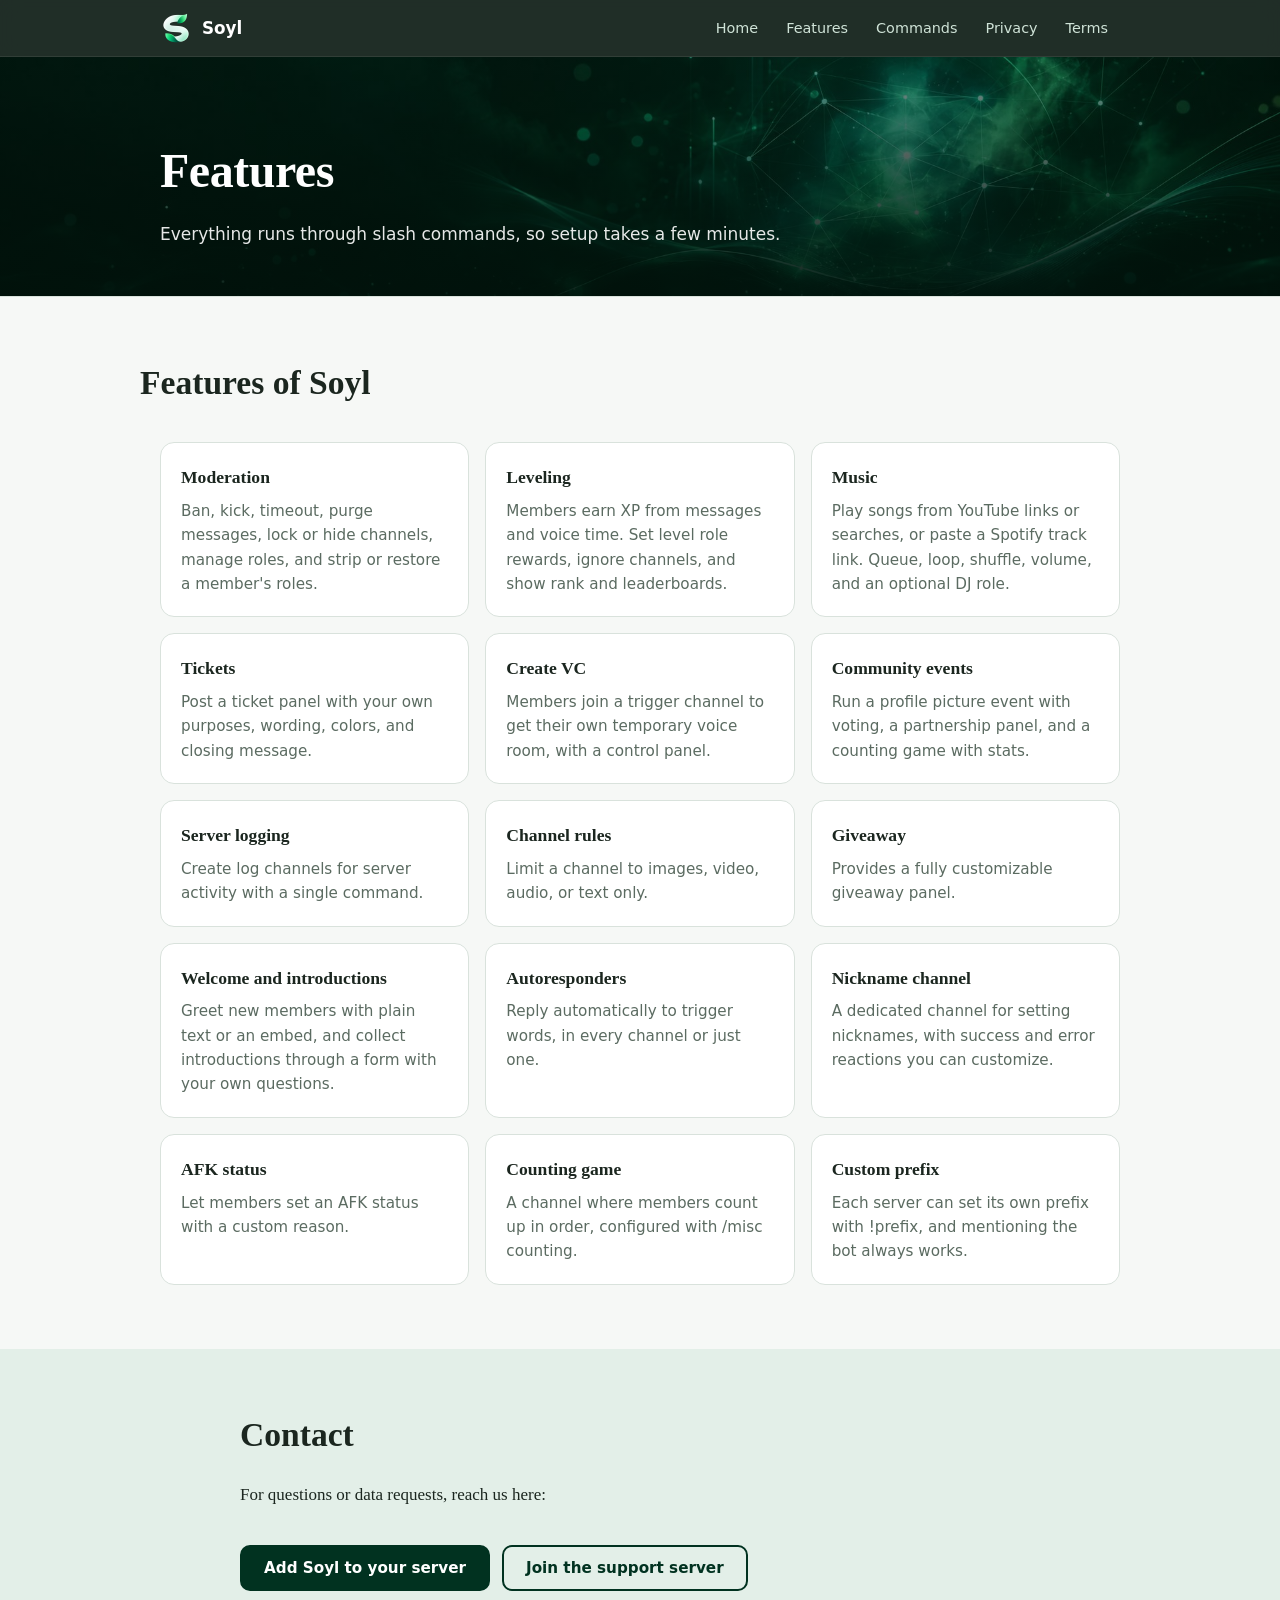
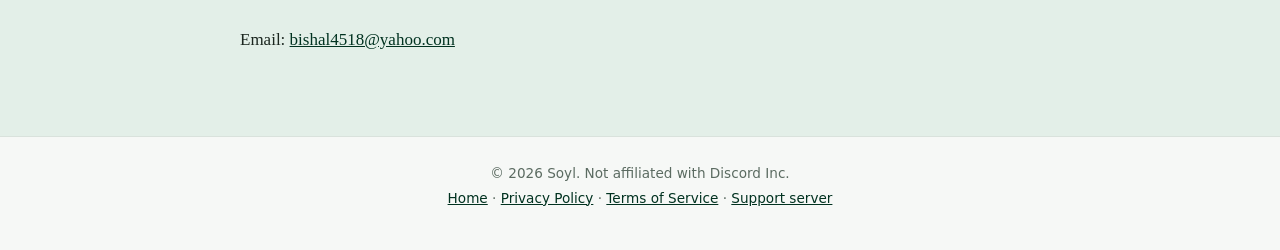
<file: features.html>
<!DOCTYPE html>
<html lang="en">
<head>
<meta charset="UTF-8">
<meta name="viewport" content="width=device-width, initial-scale=1">
<title>Features - Soyl</title>
<link rel="icon" type="image/png" href="soyl_icon.png">
<link rel="apple-touch-icon" href="soyl_icon.png">
<link rel="stylesheet" href="style.css">
</head>
<body>
<nav class="site-nav" aria-label="Main">
  <div class="site-nav-in">
    <a class="brand" href="index.html"><img src="soyl_icon.png" alt="" width="32" height="32" onerror="this.style.display='none'"><span>Soyl</span></a>
    <div class="links">
      <a href="index.html">Home</a>
      <a href="features.html">Features</a>
      <a href="commands.html">Commands</a>
      <a href="privacy.html">Privacy</a>
      <a href="Soyl_ToS.html">Terms</a>
    </div>
  </div>
</nav>

<header class="top small">
  <div class="inner">
    <h1>Features</h1>
    <p>Everything runs through slash commands, so setup takes a few minutes.</p>
  </div>
</header>

<section class="block" id="features">
  <div class="prefixcmd">
  <h2>Features of Soyl</h2><br>
  <div class="container">
    <div class="grid">
        <div class="card"><h3>Moderation</h3><p>Ban, kick, timeout, purge messages, lock or hide channels, manage roles, and strip or restore a member&#x27;s roles.</p></div>
        <div class="card"><h3>Leveling</h3><p>Members earn XP from messages and voice time. Set level role rewards, ignore channels, and show rank and leaderboards.</p></div>
        <div class="card"><h3>Music</h3><p>Play songs from YouTube links or searches, or paste a Spotify track link. Queue, loop, shuffle, volume, and an optional DJ role.</p></div>
        <div class="card"><h3>Tickets</h3><p>Post a ticket panel with your own purposes, wording, colors, and closing message.</p></div>
        <div class="card"><h3>Create VC</h3><p>Members join a trigger channel to get their own temporary voice room, with a control panel.</p></div>
        <div class="card"><h3>Community events</h3><p>Run a profile picture event with voting, a partnership panel, and a counting game with stats.</p></div>
        <div class="card"><h3>Server logging</h3><p>Create log channels for server activity with a single command.</p></div>
        <div class="card"><h3>Channel rules</h3><p>Limit a channel to images, video, audio, or text only.</p></div>
        <div class="card"><h3>Giveaway</h3><p>Provides a fully customizable giveaway panel.</p></div>
        <div class="card"><h3>Welcome and introductions</h3><p>Greet new members with plain text or an embed, and collect introductions through a form with your own questions.</p></div>
        <div class="card"><h3>Autoresponders</h3><p>Reply automatically to trigger words, in every channel or just one.</p></div>
        <div class="card"><h3>Nickname channel</h3><p>A dedicated channel for setting nicknames, with success and error reactions you can customize.</p></div>
        <div class="card"><h3>AFK status</h3><p>Let members set an AFK status with a custom reason.</p></div>
        <div class="card"><h3>Counting game</h3><p>A channel where members count up in order, configured with /misc counting.</p></div>
        <div class="card"><h3>Custom prefix</h3><p>Each server can set its own prefix with !prefix, and mentioning the bot always works.</p></div>



        <!-- <div class="cardd" style="text-align: center;"><a class="btn" href="commands.html">Browse all commands</a><br><br><a class="btn alt" href="index.html#add">How to add Soyl</a></div></div> -->
        
  </div>
  </div>
</section>

<section class="block alt" id="commands">
    <div class="cntrc">
    <h2>Contact</h2>
      <p>For questions or data requests, reach us here:</p>
      <div class="actions">
        <a class="btn" href="https://discord.com/oauth2/authorize?client_id=1551622113327059024&amp;permissions=8&amp;integration_type=0&amp;scope=bot+applications.commands" target="_blank" rel="noopener">Add Soyl to your server</a>
        <a class="btn alt" href="https://discord.gg/mGrPCFavxX" target="_blank" rel="noopener">Join the support server</a>
      </div>
      <p>Email: <a href="mailto:bishal4518@yahoo.com">bishal4518@yahoo.com</a></p>
      </div>
 </section>

  <footer>
  &copy; 2026 Soyl. Not affiliated with Discord Inc.<br>
  <a href="index.html">Home</a> &middot; <a href="privacy.html">Privacy Policy</a> &middot; <a href="Soyl_ToS.html">Terms of Service</a> &middot; <a href="https://discord.gg/mGrPCFavxX" target="_blank" rel="noopener">Support server</a>
</footer>

</body>
</html>
</file>
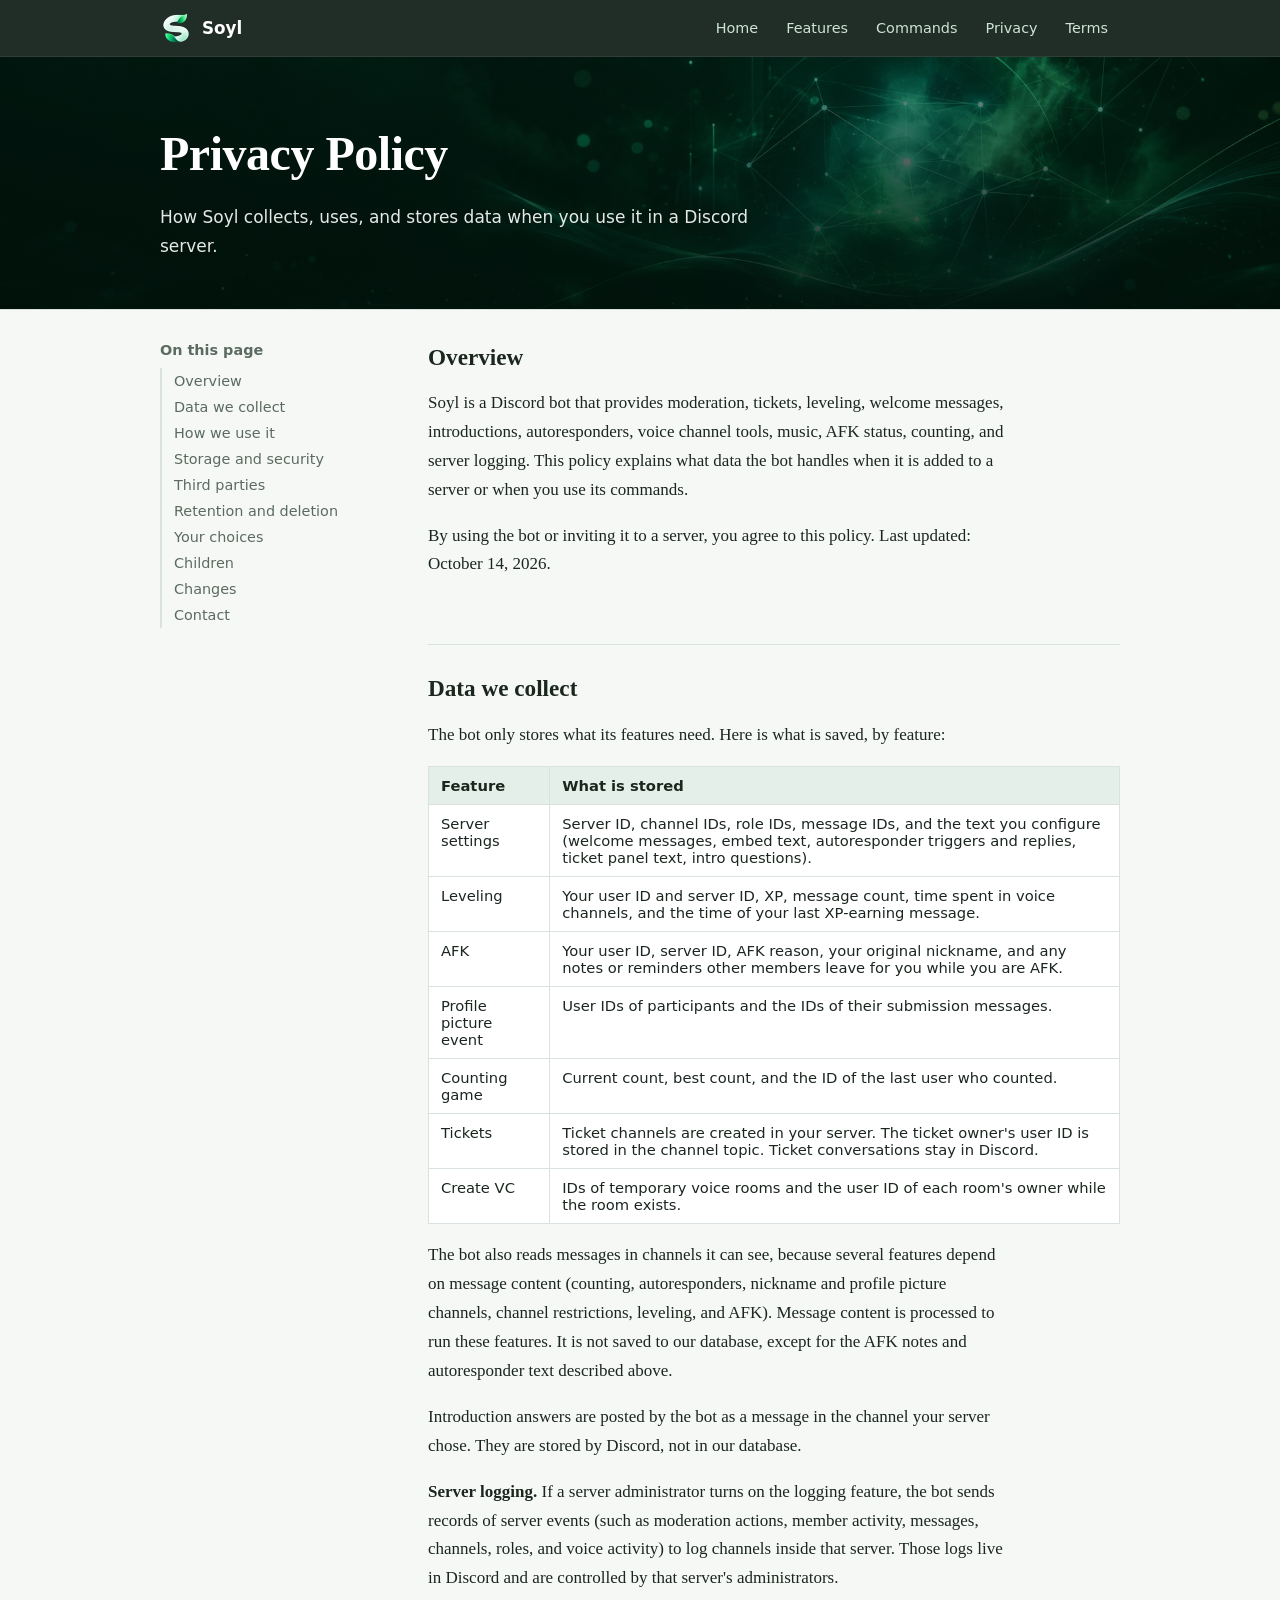
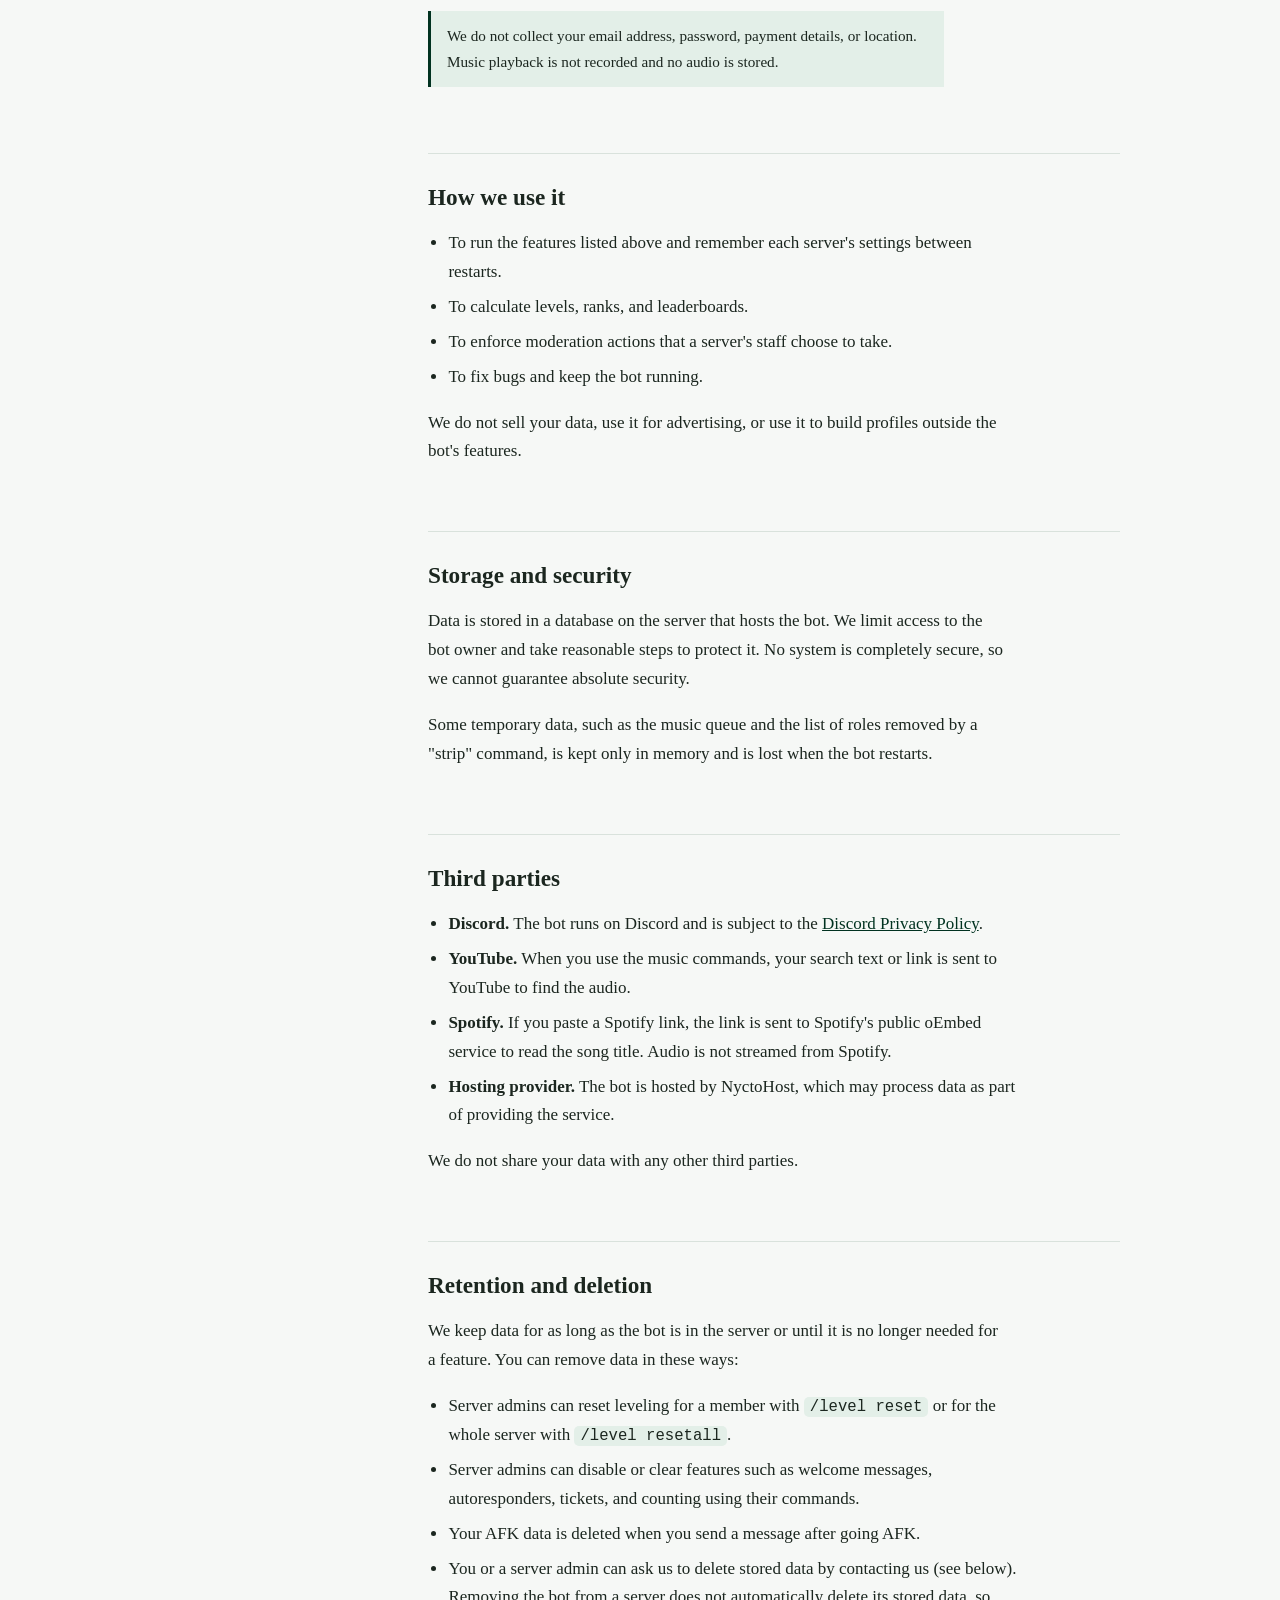
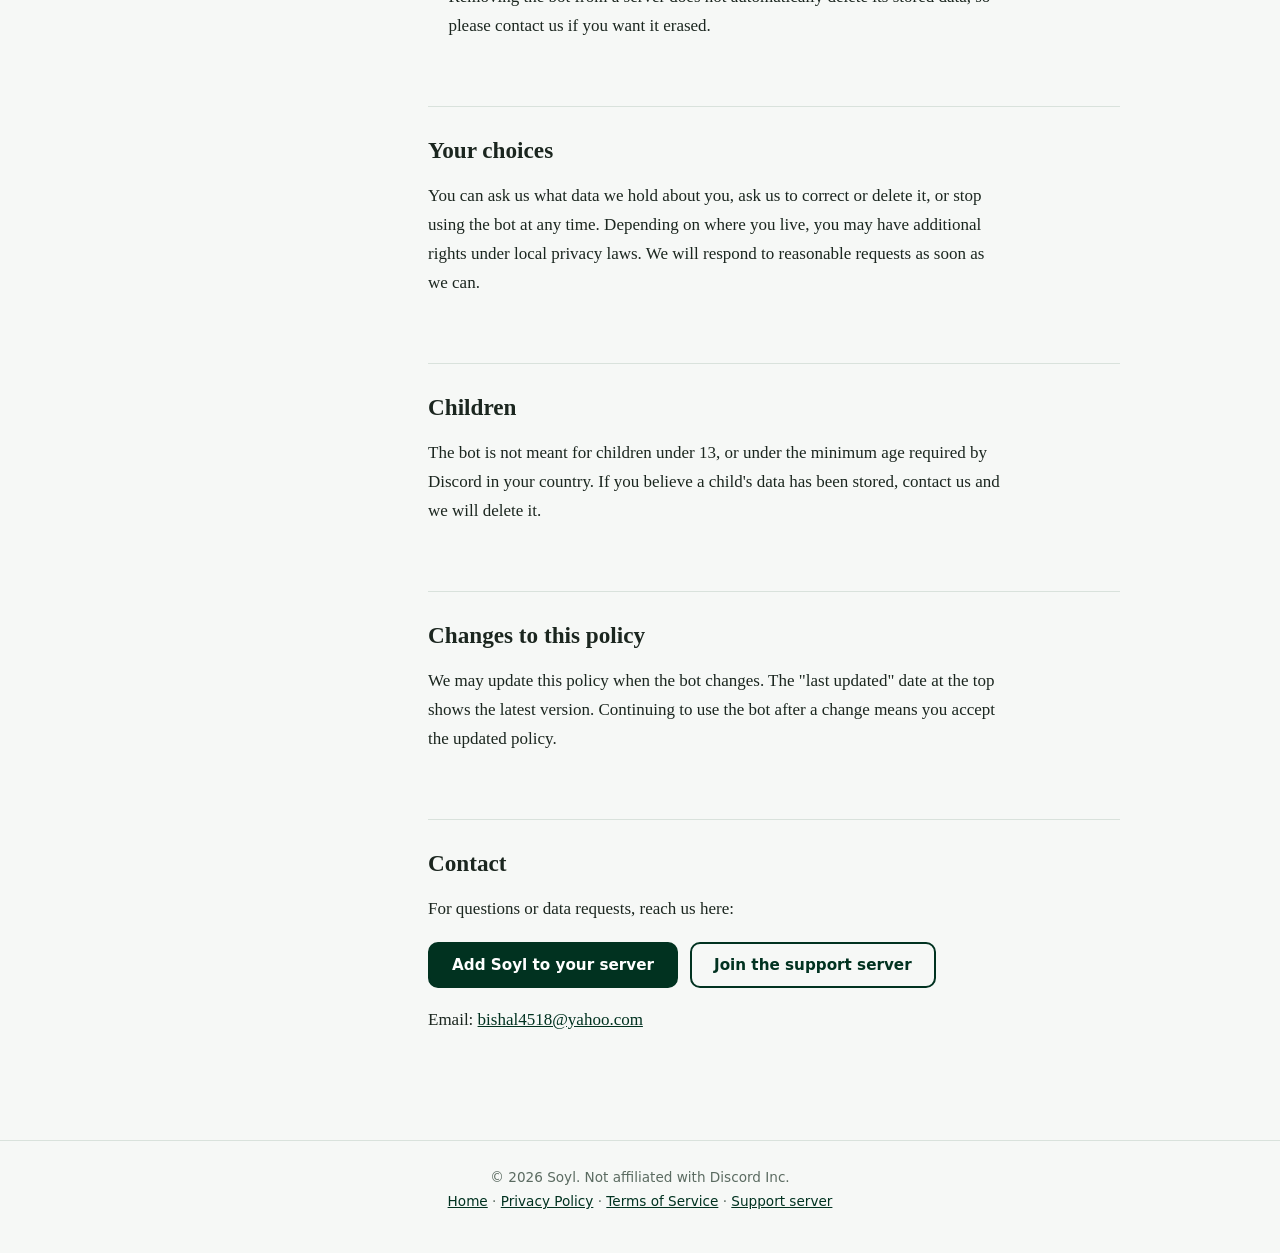
<file: privacy.html>
<!DOCTYPE html>
<html lang="en">
<head>
<meta charset="UTF-8">
<meta name="viewport" content="width=device-width, initial-scale=1">
<title>Privacy Policy - Soyl</title>
<link rel="icon" type="image/png" href="soyl_icon.png">
<link rel="apple-touch-icon" href="soyl_icon.png">
<link rel="stylesheet" href="style.css">
</head>
<body>
<nav class="site-nav" aria-label="Main">
  <div class="site-nav-in">
    <a class="brand" href="index.html"><img src="soyl_icon.png" alt="" width="32" height="32" onerror="this.style.display='none'"><span>Soyl</span></a>
    <div class="links">
      <a href="index.html">Home</a>
      <a href="features.html">Features</a>
      <a href="commands.html">Commands</a>
      <a href="privacy.html">Privacy</a>
      <a href="Soyl_ToS.html">Terms</a>
    </div>
  </div>
</nav>

<header class="top small">
  <div class="inner">
    <h1>Privacy Policy</h1>
    <p>How Soyl collects, uses, and stores data when you use it in a Discord server.</p>
  </div>
</header>

<div class="wrap">
  <nav class="toc" aria-label="Contents">
    <p>On this page</p>
    <a href="#overview">Overview</a>
    <a href="#collect">Data we collect</a>
    <a href="#use">How we use it</a>
    <a href="#storage">Storage and security</a>
    <a href="#third">Third parties</a>
    <a href="#retention">Retention and deletion</a>
    <a href="#rights">Your choices</a>
    <a href="#children">Children</a>
    <a href="#changes">Changes</a>
    <a href="#contact">Contact</a>
  </nav>

  <main>
    <section id="overview">
      <h2>Overview</h2>
      <p>Soyl is a Discord bot that provides moderation, tickets, leveling, welcome messages, introductions, autoresponders, voice channel tools, music, AFK status, counting, and server logging. This policy explains what data the bot handles when it is added to a server or when you use its commands.</p>
      <p>By using the bot or inviting it to a server, you agree to this policy. Last updated: October 14, 2026.</p>
    </section>

    <section id="collect">
      <h2>Data we collect</h2>
      <p>The bot only stores what its features need. Here is what is saved, by feature:</p>
      <div class="table-scroll">
        <table>
          <thead><tr><th>Feature</th><th>What is stored</th></tr></thead>
          <tbody>
            <tr><td>Server settings</td><td>Server ID, channel IDs, role IDs, message IDs, and the text you configure (welcome messages, embed text, autoresponder triggers and replies, ticket panel text, intro questions).</td></tr>
            <tr><td>Leveling</td><td>Your user ID and server ID, XP, message count, time spent in voice channels, and the time of your last XP-earning message.</td></tr>
            <tr><td>AFK</td><td>Your user ID, server ID, AFK reason, your original nickname, and any notes or reminders other members leave for you while you are AFK.</td></tr>
            <tr><td>Profile picture event</td><td>User IDs of participants and the IDs of their submission messages.</td></tr>
            <tr><td>Counting game</td><td>Current count, best count, and the ID of the last user who counted.</td></tr>
            <tr><td>Tickets</td><td>Ticket channels are created in your server. The ticket owner's user ID is stored in the channel topic. Ticket conversations stay in Discord.</td></tr>
            <tr><td>Create VC</td><td>IDs of temporary voice rooms and the user ID of each room's owner while the room exists.</td></tr>
          </tbody>
        </table>
      </div>
      <p>The bot also reads messages in channels it can see, because several features depend on message content (counting, autoresponders, nickname and profile picture channels, channel restrictions, leveling, and AFK). Message content is processed to run these features. It is not saved to our database, except for the AFK notes and autoresponder text described above.</p>
      <p>Introduction answers are posted by the bot as a message in the channel your server chose. They are stored by Discord, not in our database.</p>
      <p><strong>Server logging.</strong> If a server administrator turns on the logging feature, the bot sends records of server events (such as moderation actions, member activity, messages, channels, roles, and voice activity) to log channels inside that server. Those logs live in Discord and are controlled by that server's administrators.</p>
      <div class="note">We do not collect your email address, password, payment details, or location. Music playback is not recorded and no audio is stored.</div>
    </section>

    <section id="use">
      <h2>How we use it</h2>
      <ul>
        <li>To run the features listed above and remember each server's settings between restarts.</li>
        <li>To calculate levels, ranks, and leaderboards.</li>
        <li>To enforce moderation actions that a server's staff choose to take.</li>
        <li>To fix bugs and keep the bot running.</li>
      </ul>
      <p>We do not sell your data, use it for advertising, or use it to build profiles outside the bot's features.</p>
    </section>

    <section id="storage">
      <h2>Storage and security</h2>
      <p>Data is stored in a database on the server that hosts the bot. We limit access to the bot owner and take reasonable steps to protect it. No system is completely secure, so we cannot guarantee absolute security.</p>
      <p>Some temporary data, such as the music queue and the list of roles removed by a "strip" command, is kept only in memory and is lost when the bot restarts.</p>
    </section>

    <section id="third">
      <h2>Third parties</h2>
      <ul>
        <li><strong>Discord.</strong> The bot runs on Discord and is subject to the <a href="https://discord.com/privacy" rel="noopener">Discord Privacy Policy</a>.</li>
        <li><strong>YouTube.</strong> When you use the music commands, your search text or link is sent to YouTube to find the audio.</li>
        <li><strong>Spotify.</strong> If you paste a Spotify link, the link is sent to Spotify's public oEmbed service to read the song title. Audio is not streamed from Spotify.</li>
        <li><strong>Hosting provider.</strong> The bot is hosted by NyctoHost, which may process data as part of providing the service.</li>
      </ul>
      <p>We do not share your data with any other third parties.</p>
    </section>

    <section id="retention">
      <h2>Retention and deletion</h2>
      <p>We keep data for as long as the bot is in the server or until it is no longer needed for a feature. You can remove data in these ways:</p>
      <ul>
        <li>Server admins can reset leveling for a member with <code>/level reset</code> or for the whole server with <code>/level resetall</code>.</li>
        <li>Server admins can disable or clear features such as welcome messages, autoresponders, tickets, and counting using their commands.</li>
        <li>Your AFK data is deleted when you send a message after going AFK.</li>
        <li>You or a server admin can ask us to delete stored data by contacting us (see below). Removing the bot from a server does not automatically delete its stored data, so please contact us if you want it erased.</li>
      </ul>
    </section>

    <section id="rights">
      <h2>Your choices</h2>
      <p>You can ask us what data we hold about you, ask us to correct or delete it, or stop using the bot at any time. Depending on where you live, you may have additional rights under local privacy laws. We will respond to reasonable requests as soon as we can.</p>
    </section>

    <section id="children">
      <h2>Children</h2>
      <p>The bot is not meant for children under 13, or under the minimum age required by Discord in your country. If you believe a child's data has been stored, contact us and we will delete it.</p>
    </section>

    <section id="changes">
      <h2>Changes to this policy</h2>
      <p>We may update this policy when the bot changes. The "last updated" date at the top shows the latest version. Continuing to use the bot after a change means you accept the updated policy.</p>
    </section>

    <section id="contact">
      <h2>Contact</h2>
      <p>For questions or data requests, reach us here:</p>
      <div class="actions">
        <a class="btn" href="https://discord.com/oauth2/authorize?client_id=1551622113327059024&amp;permissions=8&amp;integration_type=0&amp;scope=bot+applications.commands" target="_blank" rel="noopener">Add Soyl to your server</a>
        <a class="btn alt" href="https://discord.gg/mGrPCFavxX" target="_blank" rel="noopener">Join the support server</a>
      </div>
      <p>Email: <a href="mailto:bishal4518@yahoo.com">bishal4518@yahoo.com</a></p>
    </section>
  </main>
</div>

<footer>
  &copy; 2026 Soyl. Not affiliated with Discord Inc.<br>
  <a href="index.html">Home</a> &middot; <a href="privacy.html">Privacy Policy</a> &middot; <a href="Soyl_ToS.html">Terms of Service</a> &middot; <a href="https://discord.gg/mGrPCFavxX" target="_blank" rel="noopener">Support server</a>
</footer>

</body>
</html>
</file>
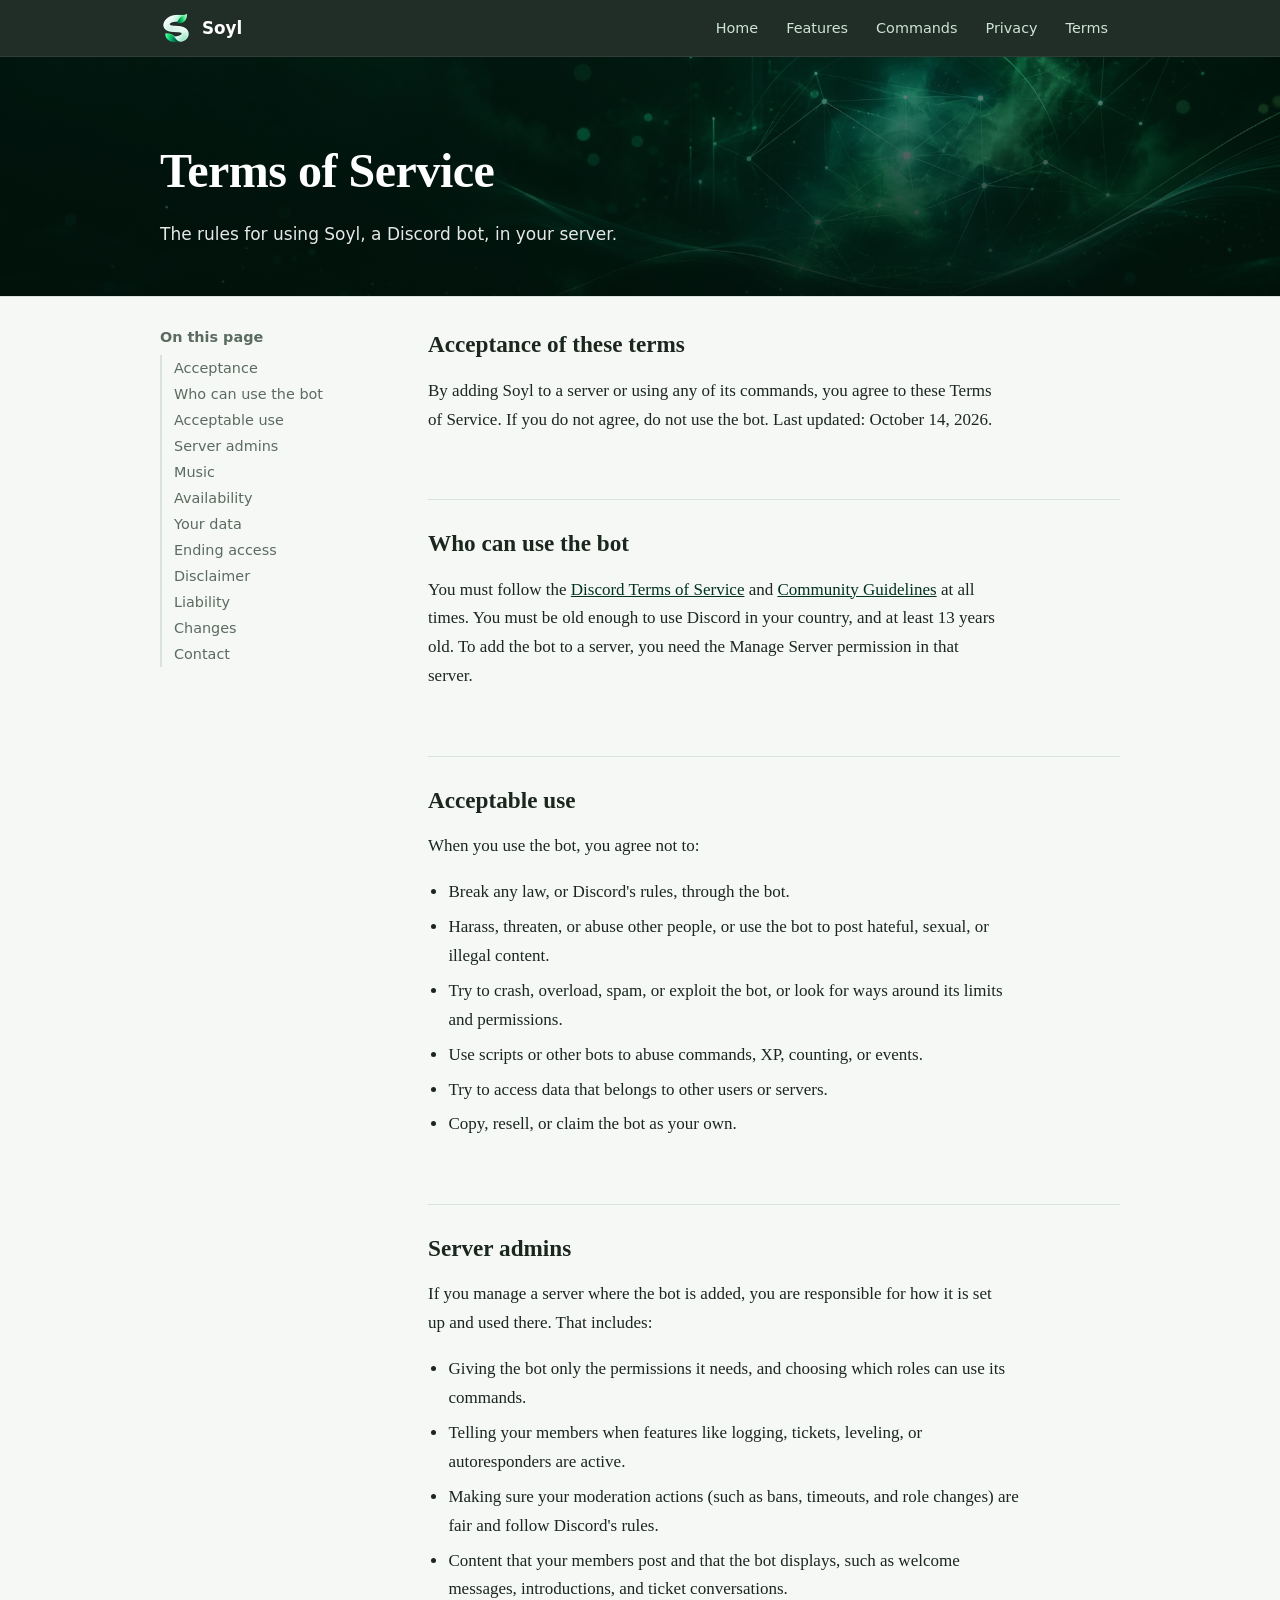
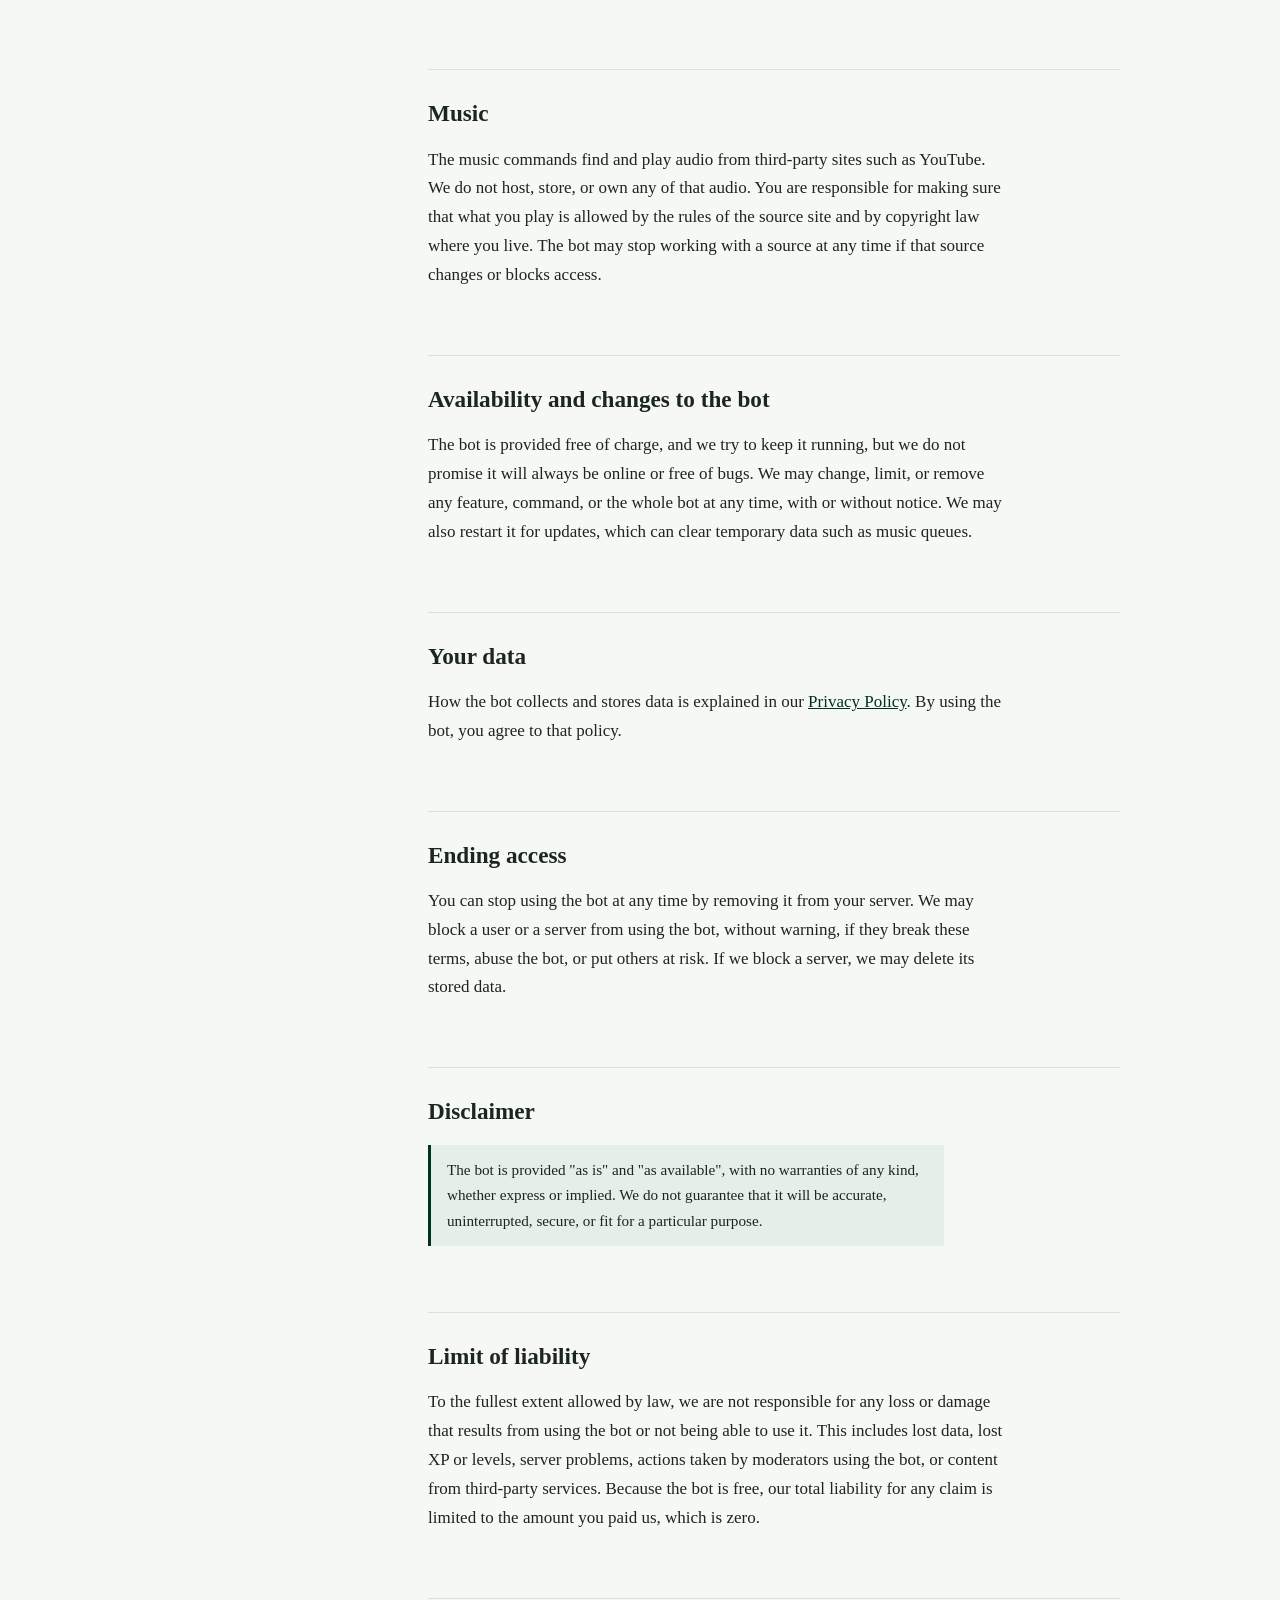
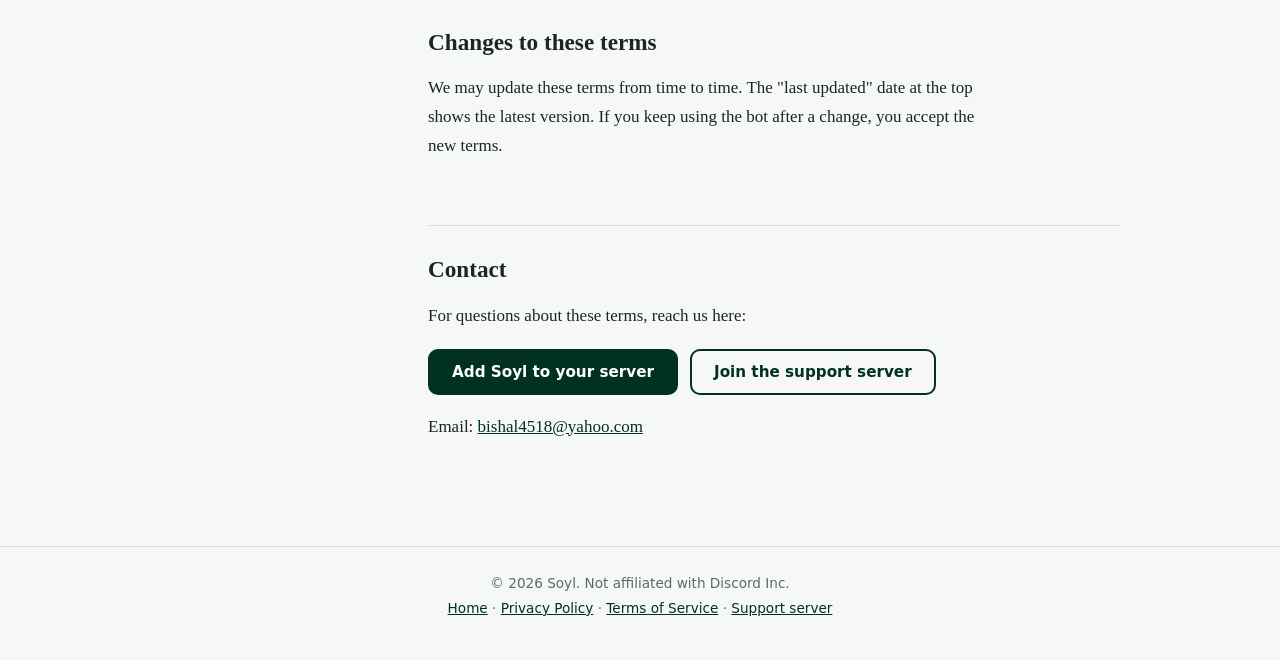
<file: Soyl_ToS.html>
<!DOCTYPE html>
<html lang="en">
<head>
<meta charset="UTF-8">
<meta name="viewport" content="width=device-width, initial-scale=1">
<title>Terms of Service - Soyl</title>
<link rel="icon" type="image/png" href="soyl_icon.png">
<link rel="apple-touch-icon" href="soyl_icon.png">
<link rel="stylesheet" href="style.css">
</head>
<body>
<nav class="site-nav" aria-label="Main">
  <div class="site-nav-in">
    <a class="brand" href="index.html"><img src="soyl_icon.png" alt="" width="32" height="32" onerror="this.style.display='none'"><span>Soyl</span></a>
    <div class="links">
      <a href="index.html">Home</a>
      <a href="features.html">Features</a>
      <a href="commands.html">Commands</a>
      <a href="privacy.html">Privacy</a>
      <a href="Soyl_ToS.html">Terms</a>
    </div>
  </div>
</nav>

<header class="top small">
  <div class="inner">
    <h1>Terms of Service</h1>
    <p>The rules for using Soyl, a Discord bot, in your server.</p>
  </div>
</header>

<div class="wrap">
  <nav class="toc" aria-label="Contents">
    <p>On this page</p>
    <a href="#accept">Acceptance</a>
    <a href="#eligibility">Who can use the bot</a>
    <a href="#rules">Acceptable use</a>
    <a href="#admins">Server admins</a>
    <a href="#music">Music</a>
    <a href="#service">Availability</a>
    <a href="#privacy">Your data</a>
    <a href="#ending">Ending access</a>
    <a href="#disclaimer">Disclaimer</a>
    <a href="#liability">Liability</a>
    <a href="#changes">Changes</a>
    <a href="#contact">Contact</a>
  </nav>

  <main>
    <section id="accept">
      <h2>Acceptance of these terms</h2>
      <p>By adding Soyl to a server or using any of its commands, you agree to these Terms of Service. If you do not agree, do not use the bot. Last updated: October 14, 2026.</p>
    </section>

    <section id="eligibility">
      <h2>Who can use the bot</h2>
      <p>You must follow the <a href="https://discord.com/terms" rel="noopener">Discord Terms of Service</a> and <a href="https://discord.com/guidelines" rel="noopener">Community Guidelines</a> at all times. You must be old enough to use Discord in your country, and at least 13 years old. To add the bot to a server, you need the Manage Server permission in that server.</p>
    </section>

    <section id="rules">
      <h2>Acceptable use</h2>
      <p>When you use the bot, you agree not to:</p>
      <ul>
        <li>Break any law, or Discord's rules, through the bot.</li>
        <li>Harass, threaten, or abuse other people, or use the bot to post hateful, sexual, or illegal content.</li>
        <li>Try to crash, overload, spam, or exploit the bot, or look for ways around its limits and permissions.</li>
        <li>Use scripts or other bots to abuse commands, XP, counting, or events.</li>
        <li>Try to access data that belongs to other users or servers.</li>
        <li>Copy, resell, or claim the bot as your own.</li>
      </ul>
    </section>

    <section id="admins">
      <h2>Server admins</h2>
      <p>If you manage a server where the bot is added, you are responsible for how it is set up and used there. That includes:</p>
      <ul>
        <li>Giving the bot only the permissions it needs, and choosing which roles can use its commands.</li>
        <li>Telling your members when features like logging, tickets, leveling, or autoresponders are active.</li>
        <li>Making sure your moderation actions (such as bans, timeouts, and role changes) are fair and follow Discord's rules.</li>
        <li>Content that your members post and that the bot displays, such as welcome messages, introductions, and ticket conversations.</li>
      </ul>
    </section>

    <section id="music">
      <h2>Music</h2>
      <p>The music commands find and play audio from third-party sites such as YouTube. We do not host, store, or own any of that audio. You are responsible for making sure that what you play is allowed by the rules of the source site and by copyright law where you live. The bot may stop working with a source at any time if that source changes or blocks access.</p>
    </section>

    <section id="service">
      <h2>Availability and changes to the bot</h2>
      <p>The bot is provided free of charge, and we try to keep it running, but we do not promise it will always be online or free of bugs. We may change, limit, or remove any feature, command, or the whole bot at any time, with or without notice. We may also restart it for updates, which can clear temporary data such as music queues.</p>
    </section>

    <section id="privacy">
      <h2>Your data</h2>
      <p>How the bot collects and stores data is explained in our <a href="privacy.html">Privacy Policy</a>. By using the bot, you agree to that policy.</p>
    </section>

    <section id="ending">
      <h2>Ending access</h2>
      <p>You can stop using the bot at any time by removing it from your server. We may block a user or a server from using the bot, without warning, if they break these terms, abuse the bot, or put others at risk. If we block a server, we may delete its stored data.</p>
    </section>

    <section id="disclaimer">
      <h2>Disclaimer</h2>
      <div class="note">The bot is provided "as is" and "as available", with no warranties of any kind, whether express or implied. We do not guarantee that it will be accurate, uninterrupted, secure, or fit for a particular purpose.</div>
    </section>

    <section id="liability">
      <h2>Limit of liability</h2>
      <p>To the fullest extent allowed by law, we are not responsible for any loss or damage that results from using the bot or not being able to use it. This includes lost data, lost XP or levels, server problems, actions taken by moderators using the bot, or content from third-party services. Because the bot is free, our total liability for any claim is limited to the amount you paid us, which is zero.</p>
    </section>

    <section id="changes">
      <h2>Changes to these terms</h2>
      <p>We may update these terms from time to time. The "last updated" date at the top shows the latest version. If you keep using the bot after a change, you accept the new terms.</p>
    </section>

    <section id="contact">
      <h2>Contact</h2>
      <p>For questions about these terms, reach us here:</p>
      <div class="actions">
        <a class="btn" href="https://discord.com/oauth2/authorize?client_id=1551622113327059024&amp;permissions=8&amp;integration_type=0&amp;scope=bot+applications.commands" target="_blank" rel="noopener">Add Soyl to your server</a>
        <a class="btn alt" href="https://discord.gg/mGrPCFavxX" target="_blank" rel="noopener">Join the support server</a>
      </div>
      <p>Email: <a href="mailto:bishal4518@yahoo.com">bishal4518@yahoo.com</a></p>
    </section>
  </main>
</div>

<footer>
  &copy; 2026 Soyl. Not affiliated with Discord Inc.<br>
  <a href="index.html">Home</a> &middot; <a href="privacy.html">Privacy Policy</a> &middot; <a href="Soyl_ToS.html">Terms of Service</a> &middot; <a href="https://discord.gg/mGrPCFavxX" target="_blank" rel="noopener">Support server</a>
</footer>

</body>
</html>
</file>
<file: style.css>
:root {
  --bg: #f6f8f6; --surface: #fff; --text: #1b261f; --muted: #5b6b61;
  --line: #d9e2dc; --accent: #013220; --accent-soft: #e3efe8; --on-accent: #fff;
  --sans: system-ui, -apple-system, "Segoe UI", sans-serif;
}
@media (prefers-color-scheme: dark) {
  :root {
    --bg: #0c1410; --surface: #121d17; --text: #e4ece7; --muted: #94a69b;
    --line: #25342b; --accent: #6fcf9a; --accent-soft: #16261d; --on-accent: #04170d;
  }
}
* { box-sizing: border-box; }
html { scroll-behavior: smooth; }
body {
  margin: 0; background: var(--bg); color: var(--text);
  font: 17px/1.7 Georgia, "Iowan Old Style", "Times New Roman", serif;
}
/* Hero banner: put your image at soyl_banner.jpg next to these files */
header.top {
  background:
    linear-gradient(180deg, rgba(1,32,20,.5), rgba(1,18,11,.92)),
    url("soyl_banner.jpg") center / cover no-repeat,
    #013220;
  color: #fff; min-height: 380px; padding: 88px 20px 48px;
  display: flex; align-items: flex-end; border-bottom: 1px solid var(--line);
}
@media (prefers-color-scheme: dark) { header.top { background-color: #0a1f15; } }
header.top .inner { width: 100%; max-width: 1000px; margin: 0 auto; }
.logo {
  display: block; width: 72px; height: 72px; object-fit: cover;
  border-radius: 16px; margin-bottom: 16px; box-shadow: 0 4px 18px rgba(0,0,0,.4);
}
header.top h1 { margin: 0 0 8px; font-size: clamp(2rem, 5vw, 3rem); font-weight: 600; letter-spacing: -.01em; }
header.top p { margin: 0; max-width: 60ch; opacity: .9; font-family: var(--sans); }
nav.pages { display: flex; flex-wrap: wrap; gap: 10px; margin-top: 22px; font: .9rem var(--sans); }
nav.pages a {
  color: #fff; text-decoration: none; padding: 7px 16px; border-radius: 999px;
  border: 1px solid rgba(255,255,255,.5); background: rgba(0,0,0,.25);
}
nav.pages a:hover, nav.pages a[aria-current] { background: #fff; color: #013220; }
.wrap {
  max-width: 1000px; margin: 0 auto; padding: 0 20px;
  display: grid; grid-template-columns: 220px minmax(0, 1fr); gap: 48px;
}
nav.toc { position: sticky; top: 24px; align-self: start; padding: 32px 0; font: .9rem var(--sans); }
nav.toc p { margin: 0 0 10px; font-weight: 600; color: var(--muted); }
nav.toc a {
  display: block; padding: 5px 0 5px 12px; color: var(--muted);
  text-decoration: none; border-left: 2px solid var(--line);
}
nav.toc a:hover, nav.toc a:focus-visible { color: var(--accent); border-left-color: var(--accent); outline: none; }
main { padding: 32px 0 80px; min-width: 0; }
section { padding-bottom: 8px; scroll-margin-top: 20px; }
h2 { font-size: 1.45rem; line-height: 1.3; margin: 40px 0 10px; padding-top: 28px; border-top: 1px solid var(--line); }
section:first-of-type h2 { border-top: 0; padding-top: 0; margin-top: 0; }
p, li { max-width: 68ch; }
ul { padding-left: 1.2em; }
li { margin: 6px 0; }
a { color: var(--accent); }
a:focus-visible, .btn:focus-visible { outline: 2px solid var(--accent); outline-offset: 2px; }
.note { background: var(--accent-soft); border-left: 3px solid var(--accent); padding: 12px 16px; margin: 18px 0; max-width: 68ch; font-size: .95rem; }
.table-scroll { overflow-x: auto; margin: 16px 0; }
table { border-collapse: collapse; width: 100%; min-width: 520px; font: .92rem var(--sans); background: var(--surface); }
th, td { text-align: left; padding: 10px 12px; border: 1px solid var(--line); vertical-align: top; }
th { background: var(--accent-soft); font-weight: 600; }
.actions { display: flex; flex-wrap: wrap; gap: 12px; margin: 18px 0; }
.btn {
  display: inline-block; padding: 12px 22px; border-radius: 10px; border: 2px solid var(--accent);
  background: var(--accent); color: var(--on-accent); font: 600 .95rem var(--sans);
  text-decoration: none; transition: transform .15s;
}
.btn:hover { transform: translateY(-2px); }
.btn.alt { background: transparent; color: var(--accent); }
footer { border-top: 1px solid var(--line); padding: 24px 20px 40px; text-align: center; color: var(--muted); font: .85rem/1.8 var(--sans); }
@media (max-width: 820px) {
  header.top { min-height: 300px; padding-top: 64px; }
  .wrap { grid-template-columns: 1fr; gap: 0; }
  nav.toc { position: static; padding: 20px 0 0; }
  nav.toc a { display: inline-block; border-left: 0; padding: 4px 10px 4px 0; }
}
@media (prefers-reduced-motion: reduce) { html { scroll-behavior: auto; } .btn { transition: none; } }

/* ---- Site nav ---- */
[hidden] { display: none !important; }
.site-nav { position: sticky; top: 0; z-index: 50; background: rgba(3,18,11,.88); backdrop-filter: blur(10px); border-bottom: 1px solid rgba(255,255,255,.08); }
.site-nav-in { max-width: 1000px; margin: 0 auto; padding: 10px 20px; display: flex; align-items: center; justify-content: space-between; gap: 16px; font-family: var(--sans); }
.site-nav .brand { display: flex; align-items: center; gap: 10px; color: #fff; font-weight: 700; font-size: 1.05rem; text-decoration: none; }
.site-nav .brand img { border-radius: 8px; }
.site-nav .links { display: flex; gap: 4px; overflow-x: auto; }
.site-nav .links a { color: #cfe3d7; text-decoration: none; font-size: .9rem; padding: 6px 12px; border-radius: 8px; white-space: nowrap; }
.site-nav .links a:hover, .site-nav .links a:focus-visible { background: rgba(255,255,255,.1); color: #fff; outline: none; }
header.top.small { min-height: 240px; padding-top: 56px; }
html { scroll-padding-top: 64px; }

/* ---- Home hero ---- */
header.top.home { min-height: 560px; padding: 96px 20px 72px; }
header.top.home .logo { width: 96px; height: 96px; border-radius: 22px; }
header.top.home h1 { font-size: clamp(2.6rem, 8vw, 4.5rem); }
header.top.home p { font-size: 1.15rem; max-width: 56ch; }
header.top .actions { margin-top: 26px; }
header.top .btn { background: #6fcf9a; border-color: #6fcf9a; color: #04170d; }
header.top .btn.alt { background: rgba(0,0,0,.25); border-color: rgba(255,255,255,.6); color: #fff; }

/* ---- Home sections ---- */
main.home { padding: 0; }
.block { padding: 64px 0; scroll-margin-top: 56px; }
.block.alt { background: var(--accent-soft); }
.container { max-width: 1000px; margin: 0 auto; padding: 0 20px; }
.block h2 { border: 0; padding: 0; margin: 0 0 8px; font-size: clamp(1.6rem, 4vw, 2.1rem); }
.lead { color: var(--muted); font-family: var(--sans); margin: 0 0 26px; max-width: 64ch; }
.grid { display: grid; grid-template-columns: repeat(auto-fit, minmax(260px, 1fr)); gap: 16px; }

.card{transition:transform .25s ease,box-shadow .25s ease;position:relative}
.card:hover{transform:scale(1.0);box-shadow:0 0 20px #63dba055,0 0 5px #63dba080;z-index:2}

.card { background: var(--surface); border: 1px solid var(--line); border-radius: 14px; padding: 20px; }
.card h3 { margin: 0 0 6px; font-size: 1.1rem; }
.card p { margin: 0; color: var(--muted); font: .95rem/1.6 var(--sans); }
.steps { list-style: none; counter-reset: s; padding: 0; margin: 22px 0; display: grid; gap: 14px; font-family: var(--sans); }
.steps li { counter-increment: s; position: relative; max-width: none; margin: 0; padding: 14px 16px 14px 62px; background: var(--surface); border: 1px solid var(--line); border-radius: 12px; }
.steps li::before { content: counter(s); position: absolute; left: 16px; top: 50%; transform: translateY(-50%); width: 32px; height: 32px; border-radius: 50%; background: var(--accent); color: var(--on-accent); display: grid; place-items: center; font-weight: 700; }
code { font-family: ui-monospace, "SF Mono", Consolas, monospace; font-size: .92em; background: var(--accent-soft); padding: 1px 6px; border-radius: 5px; }
.block.alt code { background: var(--surface); }

.features-card { background: var(--surface); border: 0px solid var(--accent); box-shadow: inset 0 0 0 2px #63dba0; text-decoration: none; border-radius: 14px; padding: 20px; }
.features-card:hover {
    box-shadow: inset 0 0 0 3px #63dba0;
  }
.features-card p{transition:transform .25s ease,color .25s ease}
.features-card:hover p{transform:translateX(120px)}
.features-card:hover p{color:#63dba0}
.features-card{transition:transform .25s ease,box-shadow .25s ease;position:relative}
.features-card:hover{transform:scale(.96);box-shadow:0 0 20px #63dba055,0 0 5px #63dba080;z-index:2}

/* ---- Commands ---- */
#q { width: 100%; padding: 13px 16px; font: 1rem var(--sans); border: 1px solid var(--line); border-radius: 12px; background: var(--surface); color: var(--text); }
#q:focus { outline: 2px solid var(--accent); outline-offset: 1px; }
.chips { display: flex; flex-wrap: wrap; gap: 8px; margin: 14px 0 18px; }
.chip { font: .85rem var(--sans); padding: 6px 14px; border-radius: 999px; border: 1px solid var(--line); background: var(--surface); color: var(--text); cursor: pointer; }
.chip.on { background: var(--accent); border-color: var(--accent); color: var(--on-accent); }

/* Category filter buttons */
.chip {
    transition:
        color 0.2s ease,
        background 0.2s ease,
        border-color 0.2s ease,
        box-shadow 0.2s ease,
        transform 0.2s ease;
    cursor: pointer;
}

/* Hover effect */
.chip:hover {
    color: #63dba0;
    background: rgba(99, 219, 160, 0.1);
    border-color: #63dba0;
    box-shadow: 0 0 12px rgba(99, 219, 160, 0.18);
    transform: translateY(-2px);
}

/* Click effect */
.chip:active {
    transform: scale(0.96);
}

/* Keyboard accessibility */
.chip:focus-visible {
    outline: 2px solid #63dba0;
    outline-offset: 3px;
}

details.cat, details.faq { background: var(--surface); border: 1px solid var(--line); border-radius: 12px; margin: 10px 0; font-family: var(--sans); }
details.cat > summary, details.faq > summary { cursor: pointer; padding: 14px 18px; display: flex; flex-wrap: wrap; align-items: baseline; gap: 4px 12px; font-weight: 600; }
details.cat .cn { font-size: .8rem; color: var(--on-accent); background: var(--accent); border-radius: 999px; padding: 1px 10px; font-weight: 600; }
details.cat .cb { flex-basis: 100%; font-weight: 400; font-size: .88rem; color: var(--muted); }

.cat-link{display:block;background:var(--surface);border:0px solid var(--line);box-shadow: inset 0 0 0 1px #63dba0; border-radius:12px;margin:10px 0;padding:14px 18px;font-family:var(--sans);font-size:1rem;font-weight:600;color:var(--text);text-decoration:none;position:relative;transition:transform .25s ease,box-shadow .25s ease}
.cat-link-title,.cat-link-desc{display:block;transition:transform .25s ease,color .25s ease}
.cat-link-desc{margin-top:4px;font-size:.88rem;font-weight:400;color:var(--muted)}
.cat-link:hover{transform:scale(.99);box-shadow:0 0 20px #63dba055,0 0 5px #63dba080;z-index:2}
.cat-link-desc{position:relative;overflow:hidden}
.old-text,.new-text{display:block;transition:transform .25s ease,color .25s ease}
.new-text{position:absolute;top:0;left:0;width:100%;transform:translateX(-100%);color:#63dba0}
.cat-link:hover .old-text{transform:translateX(200px);color:#63dba0}
.cat-link:hover .new-text{transform:translateX(0)}
.cat-link:focus-visible{outline:2px solid var(--accent);outline-offset:3px}

.cmd { padding: 14px 18px; border-top: 1px solid var(--line); }
.cmd-head { display: flex; flex-wrap: wrap; align-items: center; gap: 8px 12px; }
.cmd code.name { font-weight: 700; font-size: .98rem; }
.cmd p { margin: 4px 0 0; max-width: none; font-size: .95rem; }
.badge { font-size: .72rem; font-weight: 600; padding: 2px 9px; border-radius: 999px; border: 1px solid var(--line); color: var(--muted); }
.badge.open { border-color: var(--accent); color: var(--accent); }
ul.opts { margin: 8px 0 0; padding-left: 1.1em; font-size: .88rem; color: var(--muted); }
ul.opts li { margin: 2px 0; max-width: none; }
#empty { font-family: var(--sans); color: var(--muted); }
details.faq p { margin: 0; padding: 0 18px 16px; max-width: none; }
@media (max-width: 600px) { .site-nav .brand span { display: none; } header.top.home { min-height: 480px; padding-top: 64px; } }

/* Command boxes */
.cmd {
    transition:
        transform 0.25s ease,
        box-shadow 0.25s ease,
        border-color 0.25s ease,
        background 0.25s ease;
    border: 1px solid rgba(99, 219, 160, 0.12);
}

/* Hover effect */
.cmd:hover {
    transform: translateY(-4px);
    border-color: #63dba0;
    background: rgba(99, 219, 160, 0.05);
    box-shadow:
        0 0 18px rgba(99, 219, 160, 0.12),
        0 6px 18px rgba(0, 0, 0, 0.2);
}

.cat {
    transition: border-color 0.25s ease, box-shadow 0.25s ease;
}

.cat:hover {
    border-color: rgba(99, 219, 160, 0.45);
    box-shadow: 0 0 16px rgba(99, 219, 160, 0.08);
}

.prefix-grid{display:grid;max-width: 1000px;margin: 0 auto; padding: 0 20px; grid-template-columns:repeat(3,minmax(0,1fr));gap:16px}
.prefix-card{background:var(--surface);border:1px solid var(--line);border-radius:12px;padding:20px;font-family:var(--sans);transition:transform .25s ease,box-shadow .25s ease}
.prefix-card h3{margin:0 0 12px;font-size:1.1rem}
.prefix-card p{margin:0 0 16px;font-size:.95rem;color:var(--muted);line-height:1.6}
.prefix-card:hover{transform:translateY(-3px);border-color:var(--accent);box-shadow:0 0 20px #63dba022}
.copy-btn{padding:7px 12px;background:var(--surface);color:var(--text);border:1px solid var(--line);border-radius:7px;font: .85rem var(--sans);cursor:pointer;transition:all .2s ease}
.copy-btn:hover{color:#63dba0;border-color:#63dba0;box-shadow:0 0 10px #63dba033}

@media(max-width:800px){.prefix-grid{grid-template-columns:repeat(2,minmax(0,1fr))}}
@media(max-width:520px){.prefix-grid{grid-template-columns:1fr}}

.prefixcmd{max-width: 1000px;margin: 0 auto;}
.cntrc{display:grid;max-width: 800px;margin: 0 auto;}

/* alignment + transparent logo polish */
header.top { padding-left: 0 !important; padding-right: 0 !important; }
header.top .inner { padding: 0 20px; }
.logo, header.top.home .logo { border-radius: 0; box-shadow: none; filter: drop-shadow(0 6px 18px rgba(111,207,154,.35)); }
</file>
